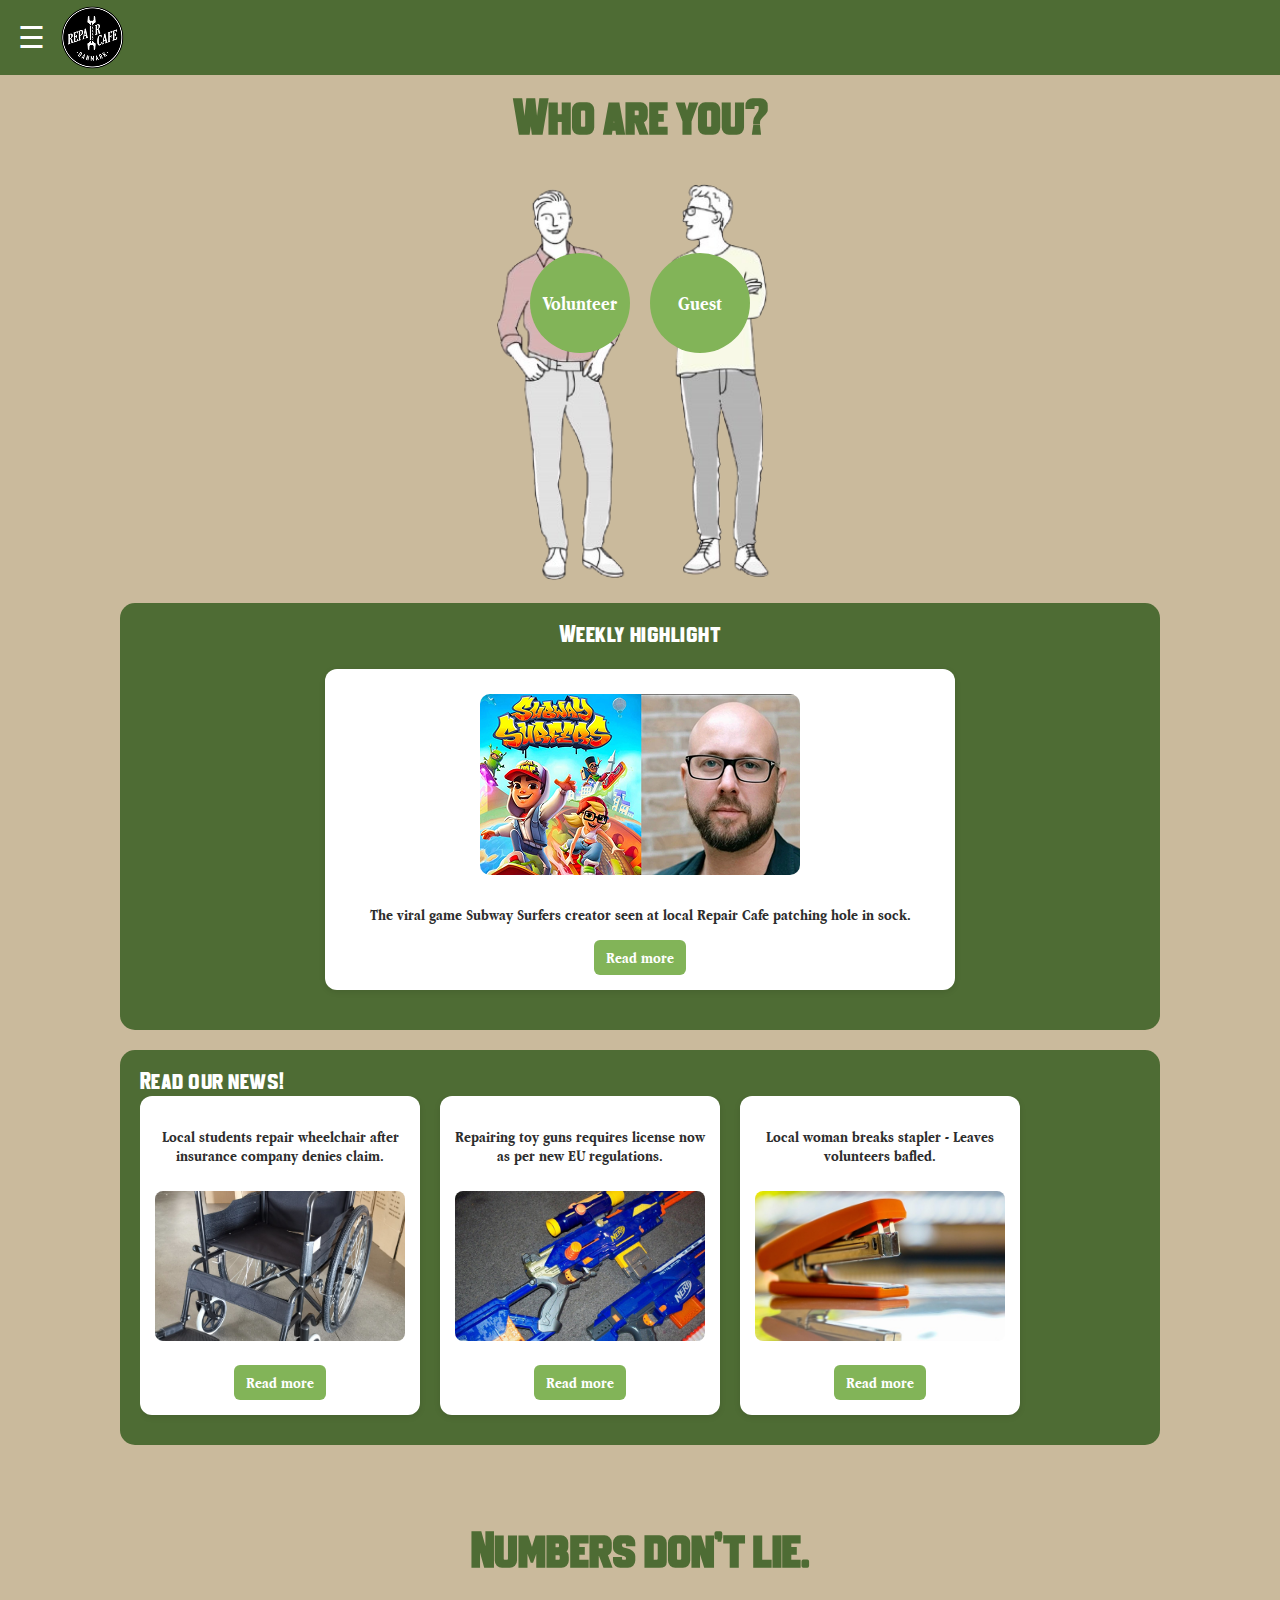
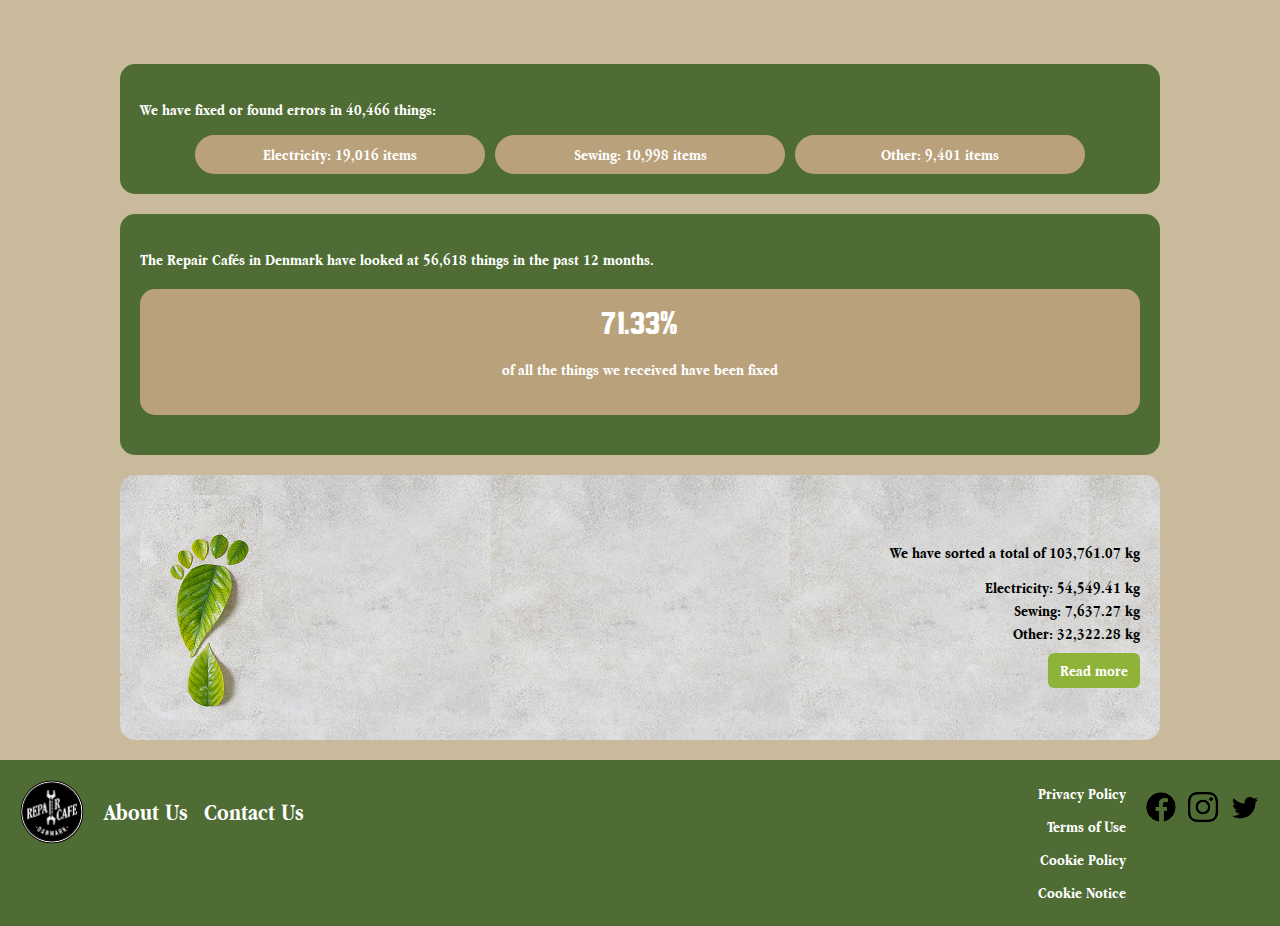
<file: index.html>
<!DOCTYPE html>
<html lang="en">
<head>
  <meta charset="UTF-8">
  <meta name="viewport" content="width=device-width, initial-scale=1.0">
  <link rel="stylesheet" href="stylesheet.css">
  <title>Repair Cafe - Who are you?</title>
</head>
<body class="main">
    <header class="site-header">
        <div class="header-left">
            <button class="burger" id="burger">&#9776;</button>
            <a href="index.html">
                <img src="./Images/logo.png" alt="Repair cafe logo" class="hero-image">
            </a>
        </div>
    </header>

    <!-- Side panel -->
    <nav class="side-panel" id="sidePanel">
        <a  class="highlighted-burger" href="index.html">Home</a>
        <a href="volunteer.html">Volunteer</a>
        <a href="guest.html">Guest</a>
        <a href="contact.html">Contact</a>
        <a href="login.html">Log In</a> 
    </nav>

    <div class="overlay" id="overlay"></div>

  <main>
    <!-- Volunteer/Guest choice --> 
    <h1 class="color-h2">Who are you?</h1>
    <section class="VG-section">
      <div class="VG-button-container">
        <a href="volunteer.html" class="button_circle">Volunteer</a>
        <a href="guest.html" class="button_circle">Guest</a>
      </div>
    </section>
    <!-- Weekly highlight -->
    <section class="highlight-section">
      <h2 class="h2">Weekly highlight</h2>
      <div class="highlight-card">
        <img src="./Images/weekly Highlight.png" alt="Weekly highlight image"><br>
        <p>The viral game Subway Surfers creator seen at local Repair Cafe patching hole in sock.</p>
        <a href="">Read more</a>
      </div>
    </section>
<!-- Don't forget to insert links retard    ====    ====    ====    ====    ====   ====     ====    ====    ====    ====-->
    <!-- News carousel -->
    <section class="article-section">
      <h2 class="h2">Read our news!</h2>
      <div class="carousel">
        <div class="card">
          <p>Local students repair wheelchair after insurance company denies claim.</p>
          <img src="./Images/wheelchair.jpg" alt="wheelchair">
          <a href="">Read more</a>
        </div>
        <div class="card">
          <p>Repairing toy guns requires license now as per new EU regulations.</p>
          <img src="./Images/nerf gun.jpg" alt="toy guns">
          <a href="">Read more</a>
        </div>
        <div class="card">
          <p>Local woman breaks stapler - Leaves volunteers bafled.</p>
          <img src="./Images/stapler.jpg" alt="stapler  ">
          <a href="">Read more</a>
        </div>
      </div>
    </section>

    <!-- Numbers section -->
    <section>
      <h2 class="color-h2">Numbers don't lie.</h2>
    </section>

    <section class="sustainability-section">
      <p>We have fixed or found errors in 40,466 things:</p>
      <div class="sustainability-cards">
        <div class="sustainability-card">Electricity: 19,016 items</div>
        <div class="sustainability-card">Sewing: 10,998 items</div>
        <div class="sustainability-card">Other: 9,401 items</div>
      </div>
    </section>

    <section class="sustainability-section">
      <p>The Repair Cafés in Denmark have looked at 56,618 things in the past 12 months.</p>
      <div class="sustainability-container">
        <h1 class="h1">71.33%</h1>
        <p>of all the things we received have been fixed</p>
      </div>
    </section>

    <section class="sustainability-section sustainability-bg">
        <div class="sustainability-content">
            <img src="./Images/Leafy Foot.png" alt="Leafy foot mm feet" class="sustainability-side-img">

            <div class="sustainability-text">
            <p>We have sorted a total of 103,761.07 kg</p>
            <ul>
                <li>Electricity: 54,549.41 kg</li>
                <li>Sewing: 7,637.27 kg</li>
                <li>Other: 32,322.28 kg</li>
            </ul>
            <a href="" class="sus-button">Read more</a>
            </div>
        </div>
    </section>
  </main>

  <footer class="footer">
  <div class="footer-top">

    <img src="./Images/logo.png" alt="Repair Cafe Logo" class="footer-logo">
<!-- Don't forget to insert links retard    ====    ====    ====    ====    ====   ====     ====    ====    ====    ====-->
    <div class="footer-links-main">
      <a href="#" class="footer-link about-contact">About Us</a>
      <a href="#" class="footer-link about-contact">Contact Us</a>
    </div>
  </div>

  <hr class="footer-sep">
<!-- Don't forget to insert links retard    ====    ====    ====    ====    ====   ====     ====    ====    ====    ====-->
  <div class="footer-bottom">
    <a href="#" class="footer-link">Privacy Policy</a>
    <a href="#" class="footer-link">Terms of Use</a>
    <a href="#" class="footer-link">Cookie Policy</a>
    <a href="#" class="footer-link">Cookie Notice</a>
  </div>

  <!-- Don't forget to insert links retard    ====    ====    ====    ====    ====   ====     ====    ====    ====    ====-->
  <div class="social-media-icons">
    <a href="https://example.com">
        <img src="./Images/facebook.png" alt="facebook logo">
    </a>
    <a href="https://example.com">
        <img src="./Images/instagram.png" alt="instagram logo">
    </a>
    <a href="https://example.com">
        <img src="./Images/twitter.png" alt="twitter logo">
    </a>
  </div>
</footer>

<script>
  const burger = document.getElementById('burger');
  const sidePanel = document.getElementById('sidePanel');
  const overlay = document.getElementById('overlay');

  burger.addEventListener('click', () => {
    sidePanel.style.left = '0';
    overlay.style.display = 'block';
  });

  overlay.addEventListener('click', () => {
    sidePanel.style.left = '-100%';
    overlay.style.display = 'none';
  });
</script>

</body>
</html>
</file>
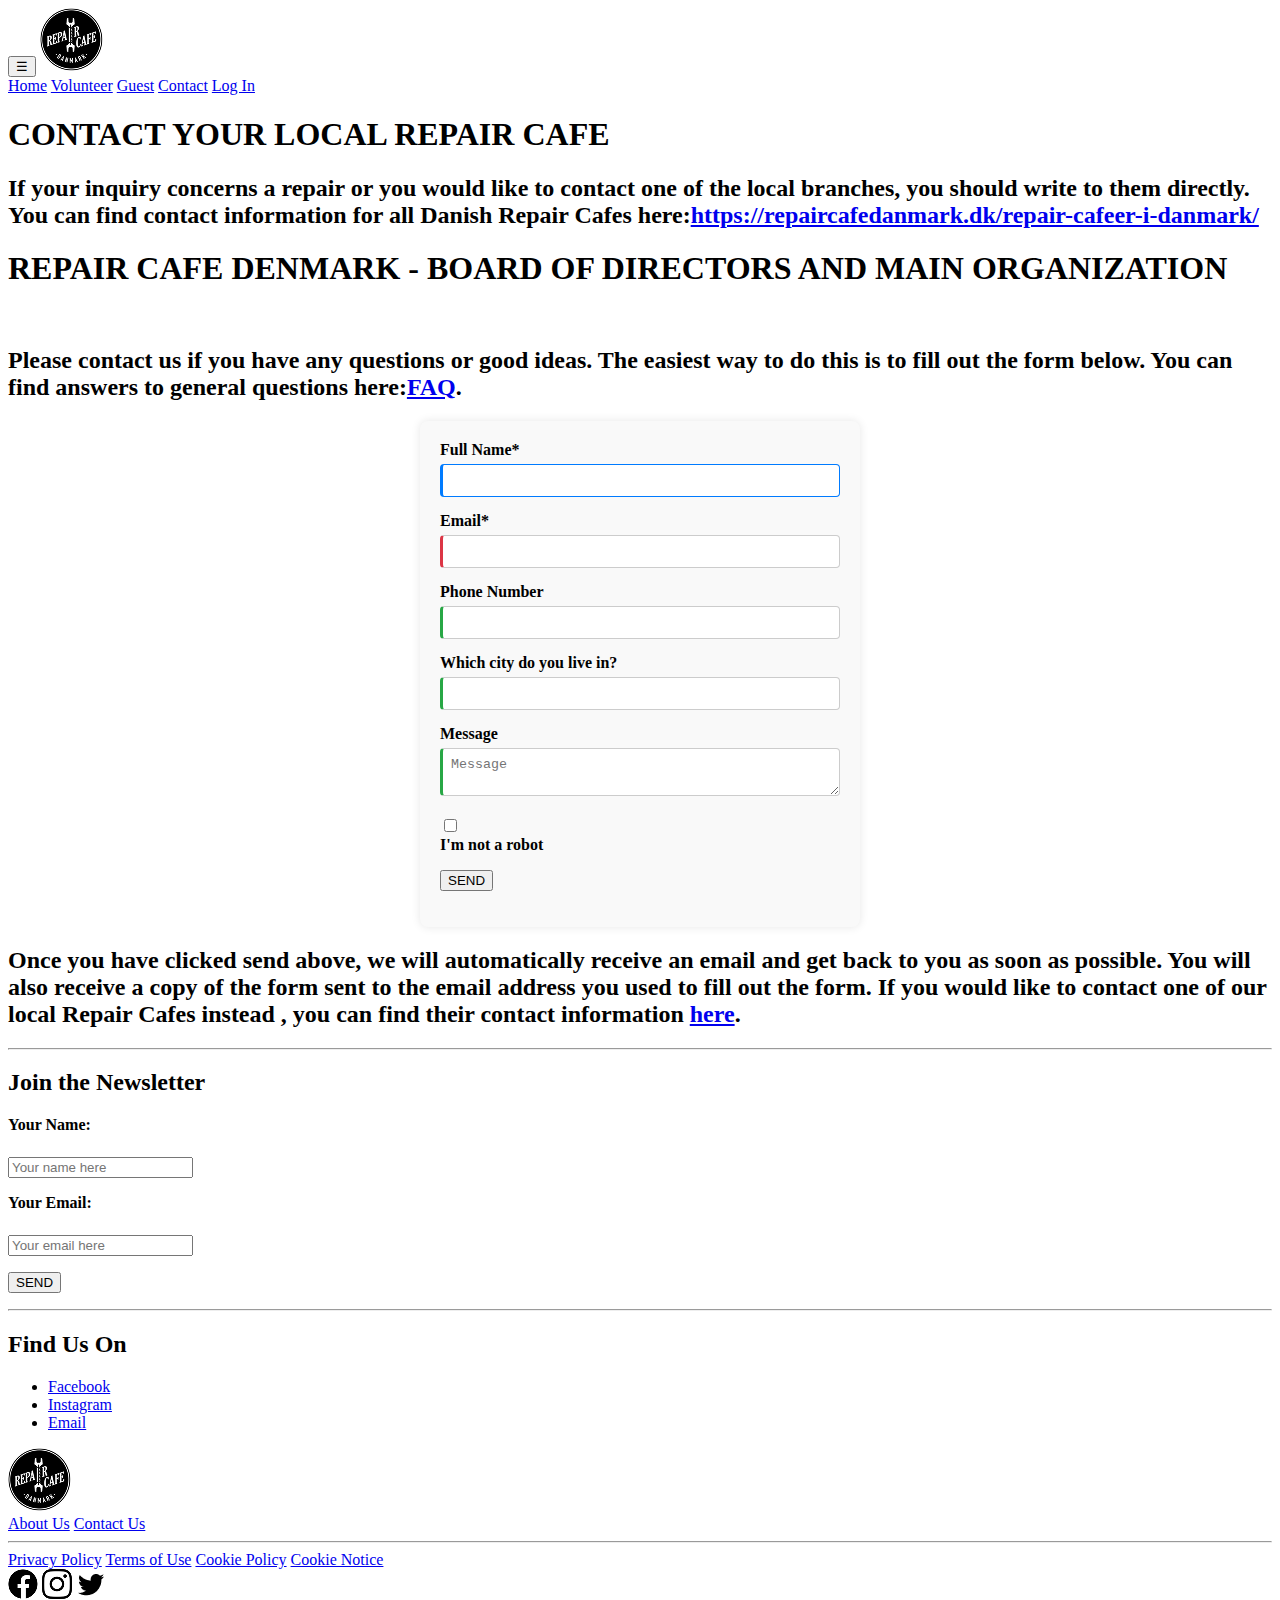
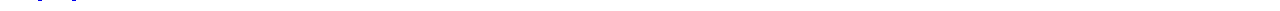
<file: contact.html>
<!DOCTYPE html>
<html lang="en">
<head>
    <meta charset="UTF-8">
    <meta name="viewport" content="width=device-width, initial-scale=1.0">
    <title>Repair Café Denmark</title>
    <link rel="stylesheet" href="contactstylesheet.css">
    <meta name="viewport" content="width=device-width, initial-scale=1.0">
    <link rel="stylesheet" href="contactstylesheet.css">
</head>
<body class ="main">
  <header class="site-header">
        <div class="header-left">
            <button class="burger" id="burger">&#9776;</button>
            <a href="index.html">
                <img src="./Images/logo.png" alt="Repair cafe logo" class="hero-image">
            </a>
        </div>
    </header>

    <!-- Side panel -->
    <nav class="side-panel" id="sidePanel">
        <a href="index.html">Home</a>
        <a href="volunteer.html">Volunteer</a>
        <a href="guest.html">Guest</a>
        <a class="highlighted-burger" href="contact.html">Contact</a>
        <a href="login.html">Log In</a> 
    </nav>

    <div class="overlay" id="overlay"></div>
  <main>
  <h1 class="color-h2">CONTACT YOUR LOCAL REPAIR CAFE</h1>
  <h2>If your inquiry concerns a repair or you would like to contact one of the local branches, you should write to them directly.
     You can find contact information for all Danish Repair Cafes here:<a href="https://repaircafedanmark.dk/repair-cafeer-i-danmark/">https://repaircafedanmark.dk/repair-cafeer-i-danmark/</a></h2>
  <h1 class="color-h2">REPAIR CAFE DENMARK - BOARD OF DIRECTORS AND MAIN ORGANIZATION</h1><br>
  <h2>Please contact us if you have any questions or good ideas. The easiest way to do this is to fill out the form below. 
      You can find answers to general questions here:<a href="https://repaircafedanmark.dk/faq/">FAQ</a>.</h2>

      <form class="demo-form" id="demoForm">
        <!-- Full Name (autofocus) -->
        <div class="form-group">
            <label for="demo-name">Full Name*</label>
            <input type="text" id="demo-name" class="form-control" autofocus required>
        </div>

        <!-- Email (required, pattern) -->
        <div class="form-group">
            <label for="demo-email">Email*</label>
            <input type="email" id="demo-email" class="form-control" required pattern="[a-z0-9._%+-]+@[a-z0-9.-]+\.[a-z]{2,}$">
        </div>

    <!-- Phone Number (optional, pattern) -->
        <div class="form-group">
            <label for="demo-phone">Phone Number</label>
            <input type="tel" id="demo-phone" class="form-control" pattern="[0-9]{8}">
        </div>

    <!-- City you live in (autofocus, pattern) -->
        <div class="form-group">
            <label for="demo-city">Which city do you live in?</label>
            <input type="city" id="demo-phone" class="form-control">
        </div>

    <!-- Message (autofocus, pattern) -->
        <div class="form-group">
            <label for="demo-message">Message</label>
      <textarea class="form-control" id="message" placeholder="Message"></textarea>
        </div>

    <p>
      <input type="checkbox" id="robot">
      <label for="robot">I'm not a robot</label>
    </p>

    <p>
      <button type="submit">SEND</button>
    </p>
  </form>

  <h2>Once you have clicked send above, we will automatically receive an email and get back to you as soon as possible.
     You will also receive a copy of the form sent to the email address you used to fill out the form.
     If you would like to contact one of our local Repair Cafes instead , you can find their contact information <a href="https://repaircafedanmark.dk/repair-cafeer-i-danmark/">here</a>.</h2>

  <hr>

  <h2  class="color-h2">Join the Newsletter</h2>
  <form>
    <p>
      <label for="newsletter-name">Your Name:</label><br>
      <input type="text" id="newsletter-name" placeholder="Your name here">
    </p>

    <p>
      <label for="newsletter-email">Your Email:</label><br>
      <input type="email" id="newsletter-email" placeholder="Your email here">
    </p>

    <p>
      <button type="submit">SEND</button>
    </p>
  </form>

  <hr>

  <h2 class="color-h2">Find Us On</h2>
  <ul>
    <li><a href="#">Facebook</a></li>
    <li><a href="#">Instagram</a></li>
    <li><a href="mailto:info@repaircafedenmark.org">Email</a></li>
  </ul>
  </main>

  
  <footer class="footer">
  <div class="footer-top">

    <img src="./Images/logo.png" alt="Repair Cafe Logo" class="footer-logo">
<!-- Don't forget to insert links retard    ====    ====    ====    ====    ====   ====     ====    ====    ====    ====-->
    <div class="footer-links-main">
      <a href="#" class="footer-link about-contact">About Us</a>
      <a href="#" class="footer-link about-contact">Contact Us</a>
    </div>
  </div>

  <hr class="footer-sep">
<!-- Don't forget to insert links retard    ====    ====    ====    ====    ====   ====     ====    ====    ====    ====-->
  <div class="footer-bottom">
    <a href="#" class="footer-link">Privacy Policy</a>
    <a href="#" class="footer-link">Terms of Use</a>
    <a href="#" class="footer-link">Cookie Policy</a>
    <a href="#" class="footer-link">Cookie Notice</a>
  </div>

  <!-- Don't forget to insert links retard    ====    ====    ====    ====    ====   ====     ====    ====    ====    ====-->
  <div class="social-media-icons">
    <a href="https://example.com">
        <img src="./Images/facebook.png" alt="facebook logo">
    </a>
    <a href="https://example.com">
        <img src="./Images/instagram.png" alt="instagram logo">
    </a>
    <a href="https://example.com">
        <img src="./Images/twitter.png" alt="twitter logo">
    </a>
  </div>
</footer>

<script>
  const burger = document.getElementById('burger');
  const sidePanel = document.getElementById('sidePanel');
  const overlay = document.getElementById('overlay');

  burger.addEventListener('click', () => {
    sidePanel.style.left = '0';
    overlay.style.display = 'block';
  });

  overlay.addEventListener('click', () => {
    sidePanel.style.left = '-100%';
    overlay.style.display = 'none';
  });
</script>
  
</body>
</html>
</file>
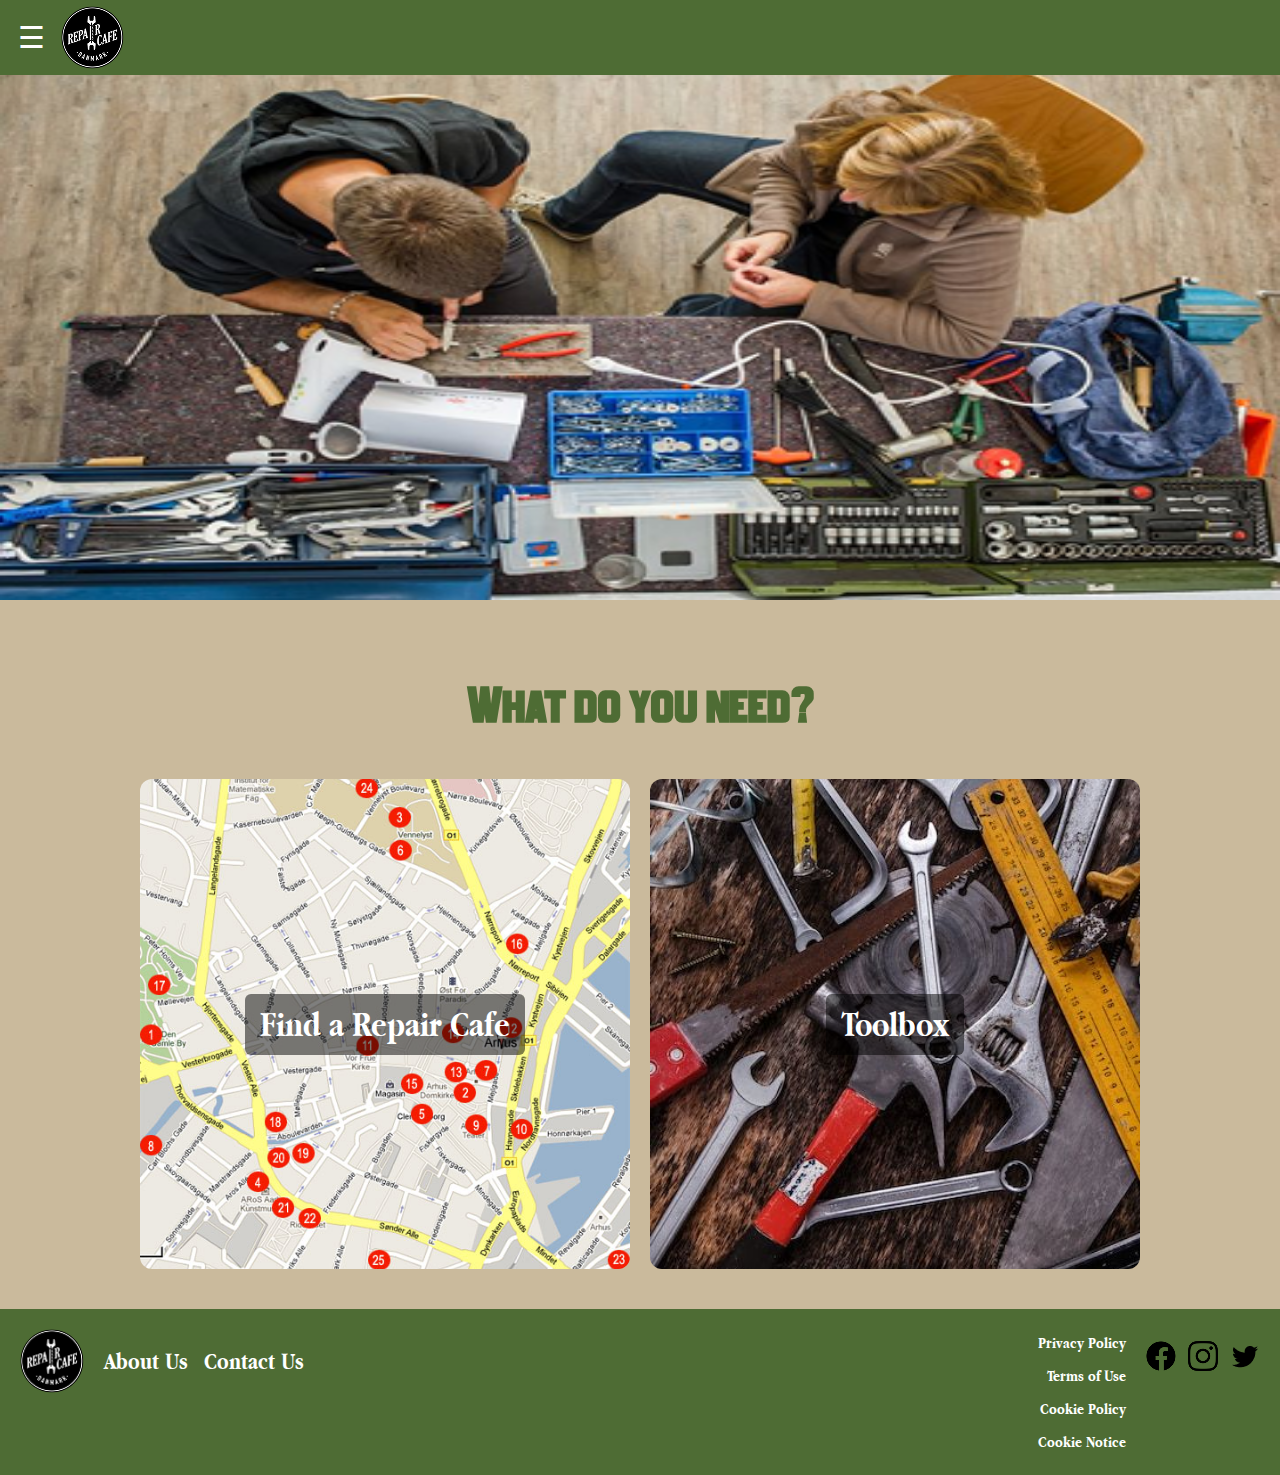
<file: guest.html>
<!DOCTYPE html>
<html lang="en">
<head>
    <meta charset="UTF-8">
    <meta name="viewport" content="width=device-width, initial-scale=1.0">
    <title>Repair Cafe - Guest Landing Page</title>
    <link rel="stylesheet" href="stylesheet.css">
</head>
<body class="main">
  <header class="site-header">
        <div class="header-left">
            <button class="burger" id="burger">&#9776;</button>
            <a href="index.html">
                <img src="./Images/logo.png" alt="Repair cafe logo" class="hero-image">
            </a>
        </div>
    </header>

    <!-- Side panel -->
    <nav class="side-panel" id="sidePanel">
        <a href="index.html">Home</a>
        <a href="volunteer.html">Volunteer</a>
        <a class="highlighted-burger" href="guest.html">Guest</a>
        <a href="contact.html">Contact</a>
        <a href="login.html">Log In</a> 
    </nav>

    <!-- Overlay for closing -->
    <div class="overlay" id="overlay"></div>
    
    <main class="main">
        <img src="./Images/Repair Café Fairfield.png" alt="People working at a workstation" class="hero-image">

        <section>
            <h2 class="color-h2">What do you need?</h2>
            <div class="buttons-container">
                <div class="button_square" style="background-image: url('./Images/locations.jpg');">
                <a href="location.html">Find a Repair Cafe</a>
                </div>

                <div class="button_square" style="background-image: url('./Images/tools.jpg');">
                <a href="toolbox.html">Toolbox</a>
                </div>
            </div>
        </section>
    </main>
    
  <footer class="footer">
  <div class="footer-top">

    <img src="./Images/logo.png" alt="Repair Cafe Logo" class="footer-logo">
<!-- Don't forget to insert links retard    ====    ====    ====    ====    ====   ====     ====    ====    ====    ====-->
    <div class="footer-links-main">
      <a href="#" class="footer-link about-contact">About Us</a>
      <a href="#" class="footer-link about-contact">Contact Us</a>
    </div>
  </div>

  <hr class="footer-sep">
<!-- Don't forget to insert links retard    ====    ====    ====    ====    ====   ====     ====    ====    ====    ====-->
  <div class="footer-bottom">
    <a href="#" class="footer-link">Privacy Policy</a>
    <a href="#" class="footer-link">Terms of Use</a>
    <a href="#" class="footer-link">Cookie Policy</a>
    <a href="#" class="footer-link">Cookie Notice</a>
  </div>

  <!-- Don't forget to insert links retard    ====    ====    ====    ====    ====   ====     ====    ====    ====    ====-->
  <div class="social-media-icons">
    <a href="https://example.com">
        <img src="./Images/facebook.png" alt="facebook logo">
    </a>
    <a href="https://example.com">
        <img src="./Images/instagram.png" alt="instagram logo">
    </a>
    <a href="https://example.com">
        <img src="./Images/twitter.png" alt="twitter logo">
    </a>
  </div>
</footer>

<script>
  const burger = document.getElementById('burger');
  const sidePanel = document.getElementById('sidePanel');
  const overlay = document.getElementById('overlay');

  burger.addEventListener('click', () => {
    sidePanel.style.left = '0';
    overlay.style.display = 'block';
  });

  overlay.addEventListener('click', () => {
    sidePanel.style.left = '-100%';
    overlay.style.display = 'none';
  });
</script>
</body>
</html>
</file>
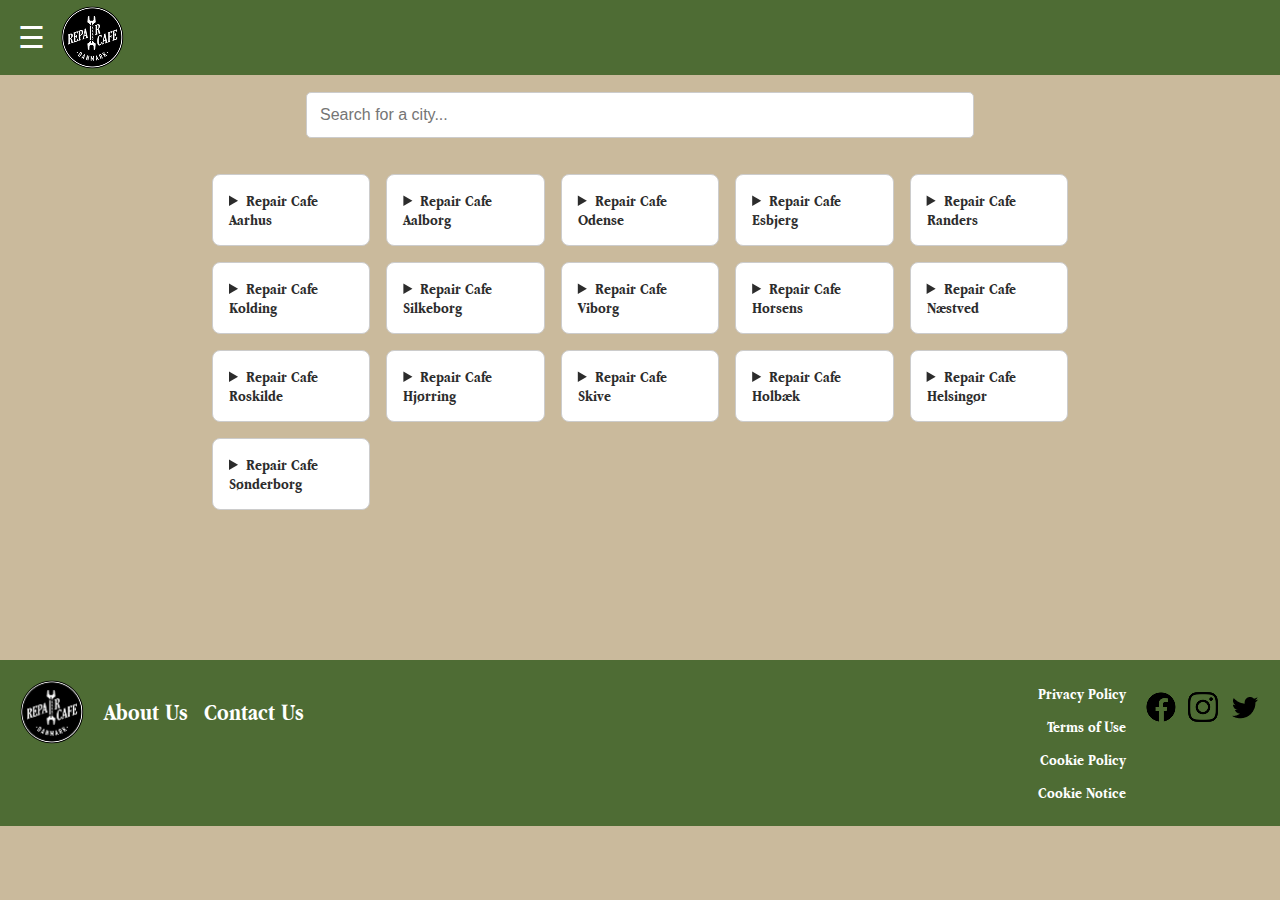
<file: location.html>
<!DOCTYPE html>
<html lang="en">
<head>
    <meta charset="UTF-8">
    <meta name="viewport" content="width=device-width, initial-scale=1.0">
    <title>Locations - Repair Cafe</title>
    <link rel="stylesheet" href="stylesheet.css">
</head>
<body class="main">
     <header class="site-header">
        <div class="header-left">
            <button class="burger" id="burger">&#9776;</button>
            <a href="index.html">
                <img src="./Images/logo.png" alt="Repair cafe logo" class="hero-image">
            </a>
        </div>
    </header>

    <nav class="side-panel" id="sidePanel">
        <a href="index.html">Home</a>
        <a href="volunteer.html">Volunteer</a>
        <a href="guest.html">Guest</a>
        <a href="contact.html">Contact</a>
    </nav>
    <div class="overlay" id="overlay"></div>

<main>
    <input type="text" id="search" placeholder="Search for a city...">

    <section class="grid">
        <details>
            <summary>Repair Cafe Aarhus</summary>
            <img src="./Images/workstation.png" class="card-img" alt="Repair Cafe Aarhus">
            <p>Friendly space to repair electronics and textiles in Aarhus.</p>
            <p class="specialisation"><strong>Specialisation:</strong> Electronics & Textiles</p>
            <div class="info-sections">
                <div class="info-card">
                    <p class="info-title">Location</p>
                    <img src="./Images/locations.jpg" alt="Map of Aarhus" class="info-img">
                    <p class="info-text">Frederiks Allé 45, Aarhus</p>
                </div>
                <div class="info-card">
                    <p class="info-title">Schedule</p>
                    <img src="./Images/calendar.png" alt="Clock icon" class="info-img">
                    <p class="info-text">Mon-Fri 10:00-18:00</p>
                </div>
            </div>
            <p class="contact"><strong>Contact:</strong> supportaarhus@repaircafe.dk</p>
        </details>
        <details>
        <summary>Repair Cafe Aalborg</summary>
        <img src="./Images/workstation.png" class="card-img" alt="Repair Cafe Aalborg">
        <p>Community hub for fixing electronics and small appliances in Aalborg.</p>
        <p class="specialisation"><strong>Specialisation:</strong> Electronics & Small Appliances</p>
        <div class="info-sections">
            <div class="info-card">
            <p class="info-title">Location</p>
            <img src="./Images/locations.jpg" alt="Map of Aalborg" class="info-img">
            <p class="info-text">Boulevarden 12, Aalborg</p>
            </div>
            <div class="info-card">
            <p class="info-title">Schedule</p>
            <img src="./Images/calendar.png" alt="Clock icon" class="info-img">
            <p class="info-text">Tue-Sat 11:00-17:00</p>
            </div>
        </div>
        <p class="contact"><strong>Contact:</strong> supportaalborg@repaircafe.dk</p>
        </details>

        <details>
        <summary>Repair Cafe Odense</summary>
        <img src="./Images/workstation.png" class="card-img" alt="Repair Cafe Odense">
        <p>Helping locals fix textiles, bikes, and electronics in Odense.</p>
        <p class="specialisation"><strong>Specialisation:</strong> Bicycles & Textiles</p>
        <div class="info-sections">
            <div class="info-card">
            <p class="info-title">Location</p>
            <img src="./Images/locations.jpg" alt="Map of Odense" class="info-img">
            <p class="info-text">Kongensgade 88, Odense</p>
            </div>
            <div class="info-card">
            <p class="info-title">Schedule</p>
            <img src="./Images/calendar.png" alt="Clock icon" class="info-img">
            <p class="info-text">Wed-Sun 12:00-18:00</p>
            </div>
        </div>
        <p class="contact"><strong>Contact:</strong> supportodense@repaircafe.dk</p>
        </details>

        <details>
        <summary>Repair Cafe Esbjerg</summary>
        <img src="./Images/workstation.png" class="card-img" alt="Repair Cafe Esbjerg">
        <p>A cozy repair space focusing on household items and furniture in Esbjerg.</p>
        <p class="specialisation"><strong>Specialisation:</strong> Furniture & Household Items</p>
        <div class="info-sections">
            <div class="info-card">
            <p class="info-title">Location</p>
            <img src="./Images/locations.jpg" alt="Map of Esbjerg" class="info-img">
            <p class="info-text">Torvegade 7, Esbjerg</p>
            </div>
            <div class="info-card">
            <p class="info-title">Schedule</p>
            <img src="./Images/calendar.png" alt="Clock icon" class="info-img">
            <p class="info-text">Sat-Sun 10:00-16:00</p>
            </div>
        </div>
        <p class="contact"><strong>Contact:</strong> supportesbjerg@repaircafe.dk</p>
        </details>

        <details>
        <summary>Repair Cafe Randers</summary>
        <img src="./Images/workstation.png" class="card-img" alt="Repair Cafe Randers">
        <p>Volunteer-driven workshop for textiles and computers in Randers.</p>
        <p class="specialisation"><strong>Specialisation:</strong> Computers & Textiles</p>
        <div class="info-sections">
            <div class="info-card">
            <p class="info-title">Location</p>
            <img src="./Images/locations.jpg" alt="Map of Randers" class="info-img">
            <p class="info-text">Østervold 21, Randers</p>
            </div>
            <div class="info-card">
            <p class="info-title">Schedule</p>
            <img src="./Images/calendar.png" alt="Clock icon" class="info-img">
            <p class="info-text">Mon-Fri 09:00-15:00</p>
            </div>
        </div>
        <p class="contact"><strong>Contact:</strong> supportranders@repaircafe.dk</p>
        </details>

        <details>
        <summary>Repair Cafe Kolding</summary>
        <img src="./Images/workstation.png" class="card-img" alt="Repair Cafe Kolding">
        <p>Helping the Kolding community repair electronics and bicycles.</p>
        <p class="specialisation"><strong>Specialisation:</strong> Electronics & Bicycles</p>
        <div class="info-sections">
            <div class="info-card">
            <p class="info-title">Location</p>
            <img src="./Images/locations.jpg" alt="Map of Kolding" class="info-img">
            <p class="info-text">Jernbanegade 9, Kolding</p>
            </div>
            <div class="info-card">
            <p class="info-title">Schedule</p>
            <img src="./Images/calendar.png" alt="Clock icon" class="info-img">
            <p class="info-text">Thu-Sat 11:00-17:00</p>
            </div>
        </div>
        <p class="contact"><strong>Contact:</strong> supportkolding@repaircafe.dk</p>
        </details>

        <details>
        <summary>Repair Cafe Silkeborg</summary>
        <img src="./Images/workstation.png" class="card-img" alt="Repair Cafe Silkeborg">
        <p>Repairing textiles and small electronics in the heart of Silkeborg.</p>
        <p class="specialisation"><strong>Specialisation:</strong> Textiles & Small Electronics</p>
        <div class="info-sections">
            <div class="info-card">
            <p class="info-title">Location</p>
            <img src="./Images/locations.jpg" alt="Map of Silkeborg" class="info-img">
            <p class="info-text">Vestergade 34, Silkeborg</p>
            </div>
            <div class="info-card">
            <p class="info-title">Schedule</p>
            <img src="./Images/calendar.png" alt="Clock icon" class="info-img">
            <p class="info-text">Mon-Wed 10:00-16:00</p>
            </div>
        </div>
        <p class="contact"><strong>Contact:</strong> supportsilkeborg@repaircafe.dk</p>
        </details>

        <details>
        <summary>Repair Cafe Viborg</summary>
        <img src="./Images/workstation.png" class="card-img" alt="Repair Cafe Viborg">
        <p>Volunteer-based repair café in Viborg focusing on bicycles and furniture.</p>
        <p class="specialisation"><strong>Specialisation:</strong> Bicycles & Furniture</p>
        <div class="info-sections">
            <div class="info-card">
            <p class="info-title">Location</p>
            <img src="./Images/locations.jpg" alt="Map of Viborg" class="info-img">
            <p class="info-text">Sct. Mathias Gade 22, Viborg</p>
            </div>
            <div class="info-card">
            <p class="info-title">Schedule</p>
            <img src="./Images/calendar.png" alt="Clock icon" class="info-img">
            <p class="info-text">Sat 09:00-14:00</p>
            </div>
        </div>
        <p class="contact"><strong>Contact:</strong> supportviborg@repaircafe.dk</p>
        </details>

        <details>
        <summary>Repair Cafe Horsens</summary>
        <img src="./Images/workstation.png" class="card-img" alt="Repair Cafe Horsens">
        <p>Repair Café Horsens helps with electronics and sewing projects.</p>
        <p class="specialisation"><strong>Specialisation:</strong> Electronics & Sewing</p>
        <div class="info-sections">
            <div class="info-card">
            <p class="info-title">Location</p>
            <img src="./Images/locations.jpg" alt="Map of Horsens" class="info-img">
            <p class="info-text">Søndergade 55, Horsens</p>
            </div>
            <div class="info-card">
            <p class="info-title">Schedule</p>
            <img src="./Images/calendar.png" alt="Clock icon" class="info-img">
            <p class="info-text">Fri-Sun 12:00-18:00</p>
            </div>
        </div>
        <p class="contact"><strong>Contact:</strong> supporthorsens@repaircafe.dk</p>
        </details>

        <details>
        <summary>Repair Cafe Næstved</summary>
        <img src="./Images/workstation.png" class="card-img" alt="Repair Cafe Næstved">
        <p>A repair space in Næstved focusing on household gadgets and textiles.</p>
        <p class="specialisation"><strong>Specialisation:</strong> Household Gadgets & Textiles</p>
        <div class="info-sections">
            <div class="info-card">
            <p class="info-title">Location</p>
            <img src="./Images/locations.jpg" alt="Map of Næstved" class="info-img">
            <p class="info-text">Ramsherred 3, Næstved</p>
            </div>
            <div class="info-card">
            <p class="info-title">Schedule</p>
            <img src="./Images/calendar.png" alt="Clock icon" class="info-img">
            <p class="info-text">Mon-Thu 10:00-15:00</p>
            </div>
        </div>
        <p class="contact"><strong>Contact:</strong> supportnaestved@repaircafe.dk</p>
        </details>

        <details>
        <summary>Repair Cafe Roskilde</summary>
        <img src="./Images/workstation.png" class="card-img" alt="Repair Cafe Roskilde">
        <p>Repair Café Roskilde offers help with textiles, electronics, and small bikes.</p>
        <p class="specialisation"><strong>Specialisation:</strong> Textiles, Electronics & Bicycles</p>
        <div class="info-sections">
            <div class="info-card">
            <p class="info-title">Location</p>
            <img src="./Images/locations.jpg" alt="Map of Roskilde" class="info-img">
            <p class="info-text">Algade 72, Roskilde</p>
            </div>
            <div class="info-card">
            <p class="info-title">Schedule</p>
            <img src="./Images/calendar.png" alt="Clock icon" class="info-img">
            <p class="info-text">Tue-Fri 11:00-17:00</p>
            </div>
        </div>
        <p class="contact"><strong>Contact:</strong> supportroskilde@repaircafe.dk</p>
        </details>

        <details>
        <summary>Repair Cafe Hjørring</summary>
        <img src="./Images/workstation.png" class="card-img" alt="Repair Cafe Hjørring">
        <p>Repair Café Hjørring specializes in electronics and furniture.</p>
        <p class="specialisation"><strong>Specialisation:</strong> Electronics & Furniture</p>
        <div class="info-sections">
            <div class="info-card">
            <p class="info-title">Location</p>
            <img src="./Images/locations.jpg" alt="Map of Hjørring" class="info-img">
            <p class="info-text">Springvandspladsen 5, Hjørring</p>
            </div>
            <div class="info-card">
            <p class="info-title">Schedule</p>
            <img src="./Images/calendar.png" alt="Clock icon" class="info-img">
            <p class="info-text">Sat-Sun 10:00-15:00</p>
            </div>
        </div>
        <p class="contact"><strong>Contact:</strong> supporthjoerring@repaircafe.dk</p>
        </details>

        <details>
        <summary>Repair Cafe Skive</summary>
        <img src="./Images/workstation.png" class="card-img" alt="Repair Cafe Skive">
        <p>A place for Skive locals to repair appliances and bicycles.</p>
        <p class="specialisation"><strong>Specialisation:</strong> Appliances & Bicycles</p>
        <div class="info-sections">
            <div class="info-card">
            <p class="info-title">Location</p>
            <img src="./Images/locations.jpg" alt="Map of Skive" class="info-img">
            <p class="info-text">Resenvej 11, Skive</p>
            </div>
            <div class="info-card">
            <p class="info-title">Schedule</p>
            <img src="./Images/calendar.png" alt="Clock icon" class="info-img">
            <p class="info-text">Wed-Sat 12:00-18:00</p>
            </div>
        </div>
        <p class="contact"><strong>Contact:</strong> supportskive@repaircafe.dk</p>
        </details>

        <details>
        <summary>Repair Cafe Holbæk</summary>
        <img src="./Images/workstation.png" class="card-img" alt="Repair Cafe Holbæk">
        <p>Repair Café Holbæk specializes in sewing, textiles, and electronics.</p>
        <p class="specialisation"><strong>Specialisation:</strong> Sewing & Electronics</p>
        <div class="info-sections">
            <div class="info-card">
            <p class="info-title">Location</p>
            <img src="./Images/locations.jpg" alt="Map of Holbæk" class="info-img">
            <p class="info-text">Ahlgade 14, Holbæk</p>
            </div>
            <div class="info-card">
            <p class="info-title">Schedule</p>
            <img src="./Images/calendar.png" alt="Clock icon" class="info-img">
            <p class="info-text">Mon-Fri 11:00-16:00</p>
            </div>
        </div>
        <p class="contact"><strong>Contact:</strong> supportholbaek@repaircafe.dk</p>
        </details>

        <details>
        <summary>Repair Cafe Helsingør</summary>
        <img src="./Images/workstation.png" class="card-img" alt="Repair Cafe Helsingør">
        <p>Repair Café Helsingør offers community-driven fixes for electronics and furniture.</p>
        <p class="specialisation"><strong>Specialisation:</strong> Electronics & Furniture</p>
        <div class="info-sections">
            <div class="info-card">
            <p class="info-title">Location</p>
            <img src="./Images/locations.jpg" alt="Map of Helsingør" class="info-img">
            <p class="info-text">Stengade 48, Helsingør</p>
            </div>
            <div class="info-card">
            <p class="info-title">Schedule</p>
            <img src="./Images/calendar.png" alt="Clock icon" class="info-img">
            <p class="info-text">Fri-Sun 10:00-17:00</p>
            </div>
        </div>
        <p class="contact"><strong>Contact:</strong> supporthelsingoer@repaircafe.dk</p>
        </details>

        <details>
        <summary>Repair Cafe Sønderborg</summary>
        <img src="./Images/workstation.png" class="card-img" alt="Repair Cafe Sønderborg">
        <p>Repair Café Sønderborg helps repair electronics and textiles for the local community.</p>
        <p class="specialisation"><strong>Specialisation:</strong> Electronics & Textiles</p>
        <div class="info-sections">
            <div class="info-card">
            <p class="info-title">Location</p>
            <img src="./Images/locations.jpg" alt="Map of Sønderborg" class="info-img">
            <p class="info-text">Perlegade 33, Sønderborg</p>
            </div>
            <div class="info-card">
            <p class="info-title">Schedule</p>
            <img src="./Images/calendar.png" alt="Clock icon" class="info-img">
            <p class="info-text">Tue-Sat 11:00-17:00</p>
            </div>
        </div>
        <p class="contact"><strong>Contact:</strong> supportsønderborg@repaircafe.dk</p>
        </details>
    </section>
</main>
    
  <footer class="footer">
  <div class="footer-top">

    <img src="./Images/logo.png" alt="Repair Cafe Logo" class="footer-logo">
<!-- Don't forget to insert links retard    ====    ====    ====    ====    ====   ====     ====    ====    ====    ====-->
    <div class="footer-links-main">
      <a href="#" class="footer-link about-contact">About Us</a>
      <a href="#" class="footer-link about-contact">Contact Us</a>
    </div>
  </div>

  <hr class="footer-sep">
<!-- Don't forget to insert links retard    ====    ====    ====    ====    ====   ====     ====    ====    ====    ====-->
  <div class="footer-bottom">
    <a href="#" class="footer-link">Privacy Policy</a>
    <a href="#" class="footer-link">Terms of Use</a>
    <a href="#" class="footer-link">Cookie Policy</a>
    <a href="#" class="footer-link">Cookie Notice</a>
  </div>

  <!-- Don't forget to insert links retard    ====    ====    ====    ====    ====   ====     ====    ====    ====    ====-->
  <div class="social-media-icons">
    <a href="https://example.com">
        <img src="./Images/facebook.png" alt="facebook logo">
    </a>
    <a href="https://example.com">
        <img src="./Images/instagram.png" alt="instagram logo">
    </a>
    <a href="https://example.com">
        <img src="./Images/twitter.png" alt="twitter logo">
    </a>
  </div>
</footer>

<script>
  const burger = document.getElementById('burger');
  const sidePanel = document.getElementById('sidePanel');
  const overlay = document.getElementById('overlay');

  burger.addEventListener('click', () => {
    sidePanel.style.left = '0';
    overlay.style.display = 'block';
  });

  overlay.addEventListener('click', () => {
    sidePanel.style.left = '-100%';
    overlay.style.display = 'none';
  });
</script>
    
<script>
  // Minimal JS for search/filter
  const searchInput = document.getElementById("search");
  searchInput.addEventListener("input", e => {
    const query = e.target.value.toLowerCase();
    document.querySelectorAll(".grid details").forEach(card => {
      const city = card.querySelector("summary").textContent.toLowerCase();
      card.style.display = city.includes(query) ? "" : "none";
    });
  });
</script>
</body>
</html>
</file>
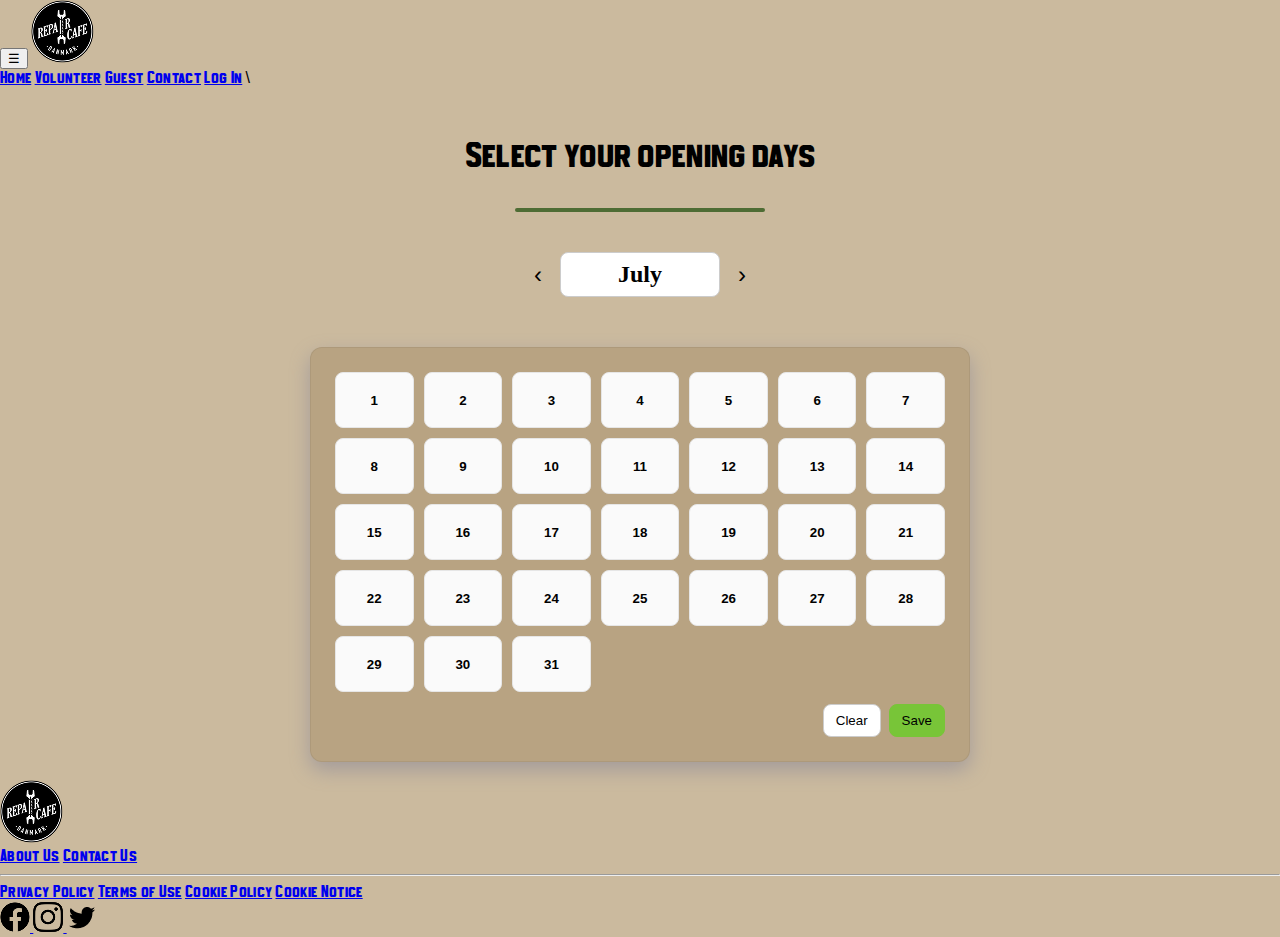
<file: startyourowncalendar.html>
<!doctype html>
<html lang="en">
<head>
  <meta charset="utf-8" />
  <meta name="viewport" content="width=device-width,initial-scale=1" />
  <title>Select opening days</title>
  <link rel="stylesheet" href="stylesheet-calendar.css">
</head>

<body>
  <!--<header id="top" class="header-container">
    <a href="index.html" title="Go to homepage">
      <img src="photos/Repaircafe_logo_Danmark-700x700.png" alt="Repair CafeLogo" class="logo">
    </a>
    <nav class="navigation-links">
      <a href="login.html.html" class="nav-login" title="Log in">
        <svg viewBox="0 0 24 24" aria-hidden="true" focusable="false" xmlns="http://www.w3.org/2000/svg">
          <path fill="currentColor" d="M12 12a5 5 0 1 0 0-10 5 5 0 0 0 0 10zm0 2c-4 0-7 2-7 4v2h14v-2c0-2-3-4-7-4z"/>
        </svg>
      </a>
      <button class="burger-menu" aria-label="Toggle navigation menu"><span></span><span></span><span></span></button>
    </nav>
  </header>-->

      <header class="site-header">
        <div class="header-left">
            <button class="burger" id="burger">&#9776;</button>
            <a href="index.html">
                <img src="./Images/logo.png" alt="Repair cafe logo" class="hero-image">
            </a>
        </div>
    </header>

    <!-- Side panel -->
    <nav class="side-panel" id="sidePanel">
        <a href="index.html">Home</a>
        <a href="volunteer.html">Volunteer</a>
        <a href="guest.html">Guest</a>
        <a href="contact.html">Contact</a>
        <a href="login.html">Log In</a> 
\    </nav>

    <div class="overlay" id="overlay"></div>

  <main>
  <h1 class="calendar-title">Select your opening days</h1>
  <div class="divider"></div>
  <div class="month-bar">
    <button id="prevMonth" class="month-arrow" aria-label="Previous month">‹</button>

    <div class="month-wrap">
      <button id="monthLabel" class="month-label" aria-haspopup="listbox" aria-expanded="false">Month</button>
      <ul id="monthList" class="months-list" role="listbox" aria-label="Months"></ul>
    </div>

    <button id="nextMonth" class="month-arrow" aria-label="Next month">›</button>
  </div>

  <div class="calendar-wrap">
    <div id="daysGrid" class="days-grid" aria-label="Select opening days"></div>
    <div class="actions">
      <button id="clearDays" class="btn">Clear</button>
      <button id="saveDays" class="btn primary">Save</button>
    </div>
  </div>
</main>

  
  <footer class="footer">
  <div class="footer-top">

    <img src="./Images/logo.png" alt="Repair Cafe Logo" class="footer-logo">
<!-- Don't forget to insert links retard    ====    ====    ====    ====    ====   ====     ====    ====    ====    ====-->
    <div class="footer-links-main">
      <a href="#" class="footer-link about-contact">About Us</a>
      <a href="#" class="footer-link about-contact">Contact Us</a>
    </div>
  </div>

  <hr class="footer-sep">
<!-- Don't forget to insert links retard    ====    ====    ====    ====    ====   ====     ====    ====    ====    ====-->
  <div class="footer-bottom">
    <a href="#" class="footer-link">Privacy Policy</a>
    <a href="#" class="footer-link">Terms of Use</a>
    <a href="#" class="footer-link">Cookie Policy</a>
    <a href="#" class="footer-link">Cookie Notice</a>
  </div>

  <!-- Don't forget to insert links retard    ====    ====    ====    ====    ====   ====     ====    ====    ====    ====-->
  <div class="social-media-icons">
    <a href="https://example.com">
        <img src="./Images/facebook.png" alt="facebook logo">
    </a>
    <a href="https://example.com">
        <img src="./Images/instagram.png" alt="instagram logo">
    </a>
    <a href="https://example.com">
        <img src="./Images/twitter.png" alt="twitter logo">
    </a>
  </div>


</footer>

<script>
  const burger = document.getElementById('burger');
  const sidePanel = document.getElementById('sidePanel');
  const overlay = document.getElementById('overlay');

  burger.addEventListener('click', () => {
    sidePanel.style.left = '0';
    overlay.style.display = 'block';
  });

  overlay.addEventListener('click', () => {
    sidePanel.style.left = '-100%';
    overlay.style.display = 'none';
  });
</script>

  <script>
    (function () {
      const MONTHS = [
        { name: 'January', days: 31 },
        { name: 'February', days: 28 },
        { name: 'March', days: 31 },
        { name: 'April', days: 30 },
        { name: 'May', days: 31 },
        { name: 'June', days: 30 },
        { name: 'July', days: 31 },
        { name: 'August', days: 31 },
        { name: 'September', days: 30 },
        { name: 'October', days: 31 },
        { name: 'November', days: 30 },
        { name: 'December', days: 31 }
      ];

      const grid = document.getElementById('daysGrid');
      const monthLabel = document.getElementById('monthLabel');
      const monthList = document.getElementById('monthList');
      const prevBtn = document.getElementById('prevMonth');
      const nextBtn = document.getElementById('nextMonth');
      const saveBtn = document.getElementById('saveDays');
      const clearBtn = document.getElementById('clearDays');
      const STORAGE_PREFIX = 'openingDays_month_';

      MONTHS.forEach((m, i) => {
        const li = document.createElement('li');
        li.role = 'option';
        li.tabIndex = 0;
        li.dataset.index = String(i);
        li.style.padding = '6px 10px';
        li.style.cursor = 'pointer';
        li.style.borderRadius = '6px';
        li.textContent = m.name;
        li.addEventListener('click', () => {
          setMonth(i);
          hideMonthList();
        });
        li.addEventListener('keydown', (e) => {
          if (e.key === 'Enter' || e.key === ' ') { setMonth(i); hideMonthList(); e.preventDefault(); }
        });
        monthList.appendChild(li);
      });

      let currentMonth = new Date().getMonth();
      let selected = new Set();

      function storageKey(monthIndex) {
        return STORAGE_PREFIX + monthIndex;
      }
      function loadSelectedFor(monthIndex) {
        selected = new Set(JSON.parse(localStorage.getItem(storageKey(monthIndex)) || '[]'));
      }
      function saveSelectedFor(monthIndex) {
        localStorage.setItem(storageKey(monthIndex), JSON.stringify(Array.from(selected)));
      }

      function buildGridFor(monthIndex) {
        const days = MONTHS[monthIndex].days;
        grid.innerHTML = '';
        for (let i = 1; i <= days; i++) {
          const b = document.createElement('button');
          b.type = 'button';
          b.className = 'day' + (selected.has(String(i)) ? ' selected' : '');
          b.textContent = i;
          b.dataset.day = String(i);
          b.addEventListener('click', () => {
            if (b.classList.toggle('selected')) selected.add(b.dataset.day);
            else selected.delete(b.dataset.day);
          });
          grid.appendChild(b);
        }
      }

      function refreshMonth(monthIndex) {
        loadSelectedFor(monthIndex);
        monthLabel.textContent = MONTHS[monthIndex].name;
        buildGridFor(monthIndex);
      }

      function setMonth(idx) {
        currentMonth = (idx + 12) % 12;
        refreshMonth(currentMonth);
      }

      prevBtn.addEventListener('click', () => {
        setMonth((currentMonth + 11) % 12);
      });
      nextBtn.addEventListener('click', () => {
        setMonth((currentMonth + 1) % 12);
      });
      function showMonthList() {
        monthList.style.display = 'block';
        monthLabel.setAttribute('aria-expanded', 'true');
      }
      function hideMonthList() {
        monthList.style.display = 'none';
        monthLabel.setAttribute('aria-expanded', 'false');
      }
      monthLabel.addEventListener('click', (e) => {
        e.stopPropagation();
        const open = monthList.style.display === 'block';
        if (open) hideMonthList(); else showMonthList();
      });
      document.addEventListener('click', (e) => {
        if (!monthList.contains(e.target) && e.target !== monthLabel) hideMonthList();
      });
      document.addEventListener('keydown', (e) => { if (e.key === 'Escape') hideMonthList(); });

      saveBtn.addEventListener('click', () => {
        saveSelectedFor(currentMonth);
        // navigate back to the "Start Your Own" page after saving
        window.location.href = 'startyourown.html';
      });
      clearBtn.addEventListener('click', () => {
        selected.clear();
        grid.querySelectorAll('.day.selected').forEach(x => x.classList.remove('selected'));
        localStorage.removeItem(storageKey(currentMonth));
      });
      setMonth(currentMonth);
    })();
  </script>
</body>
</html>
</file>
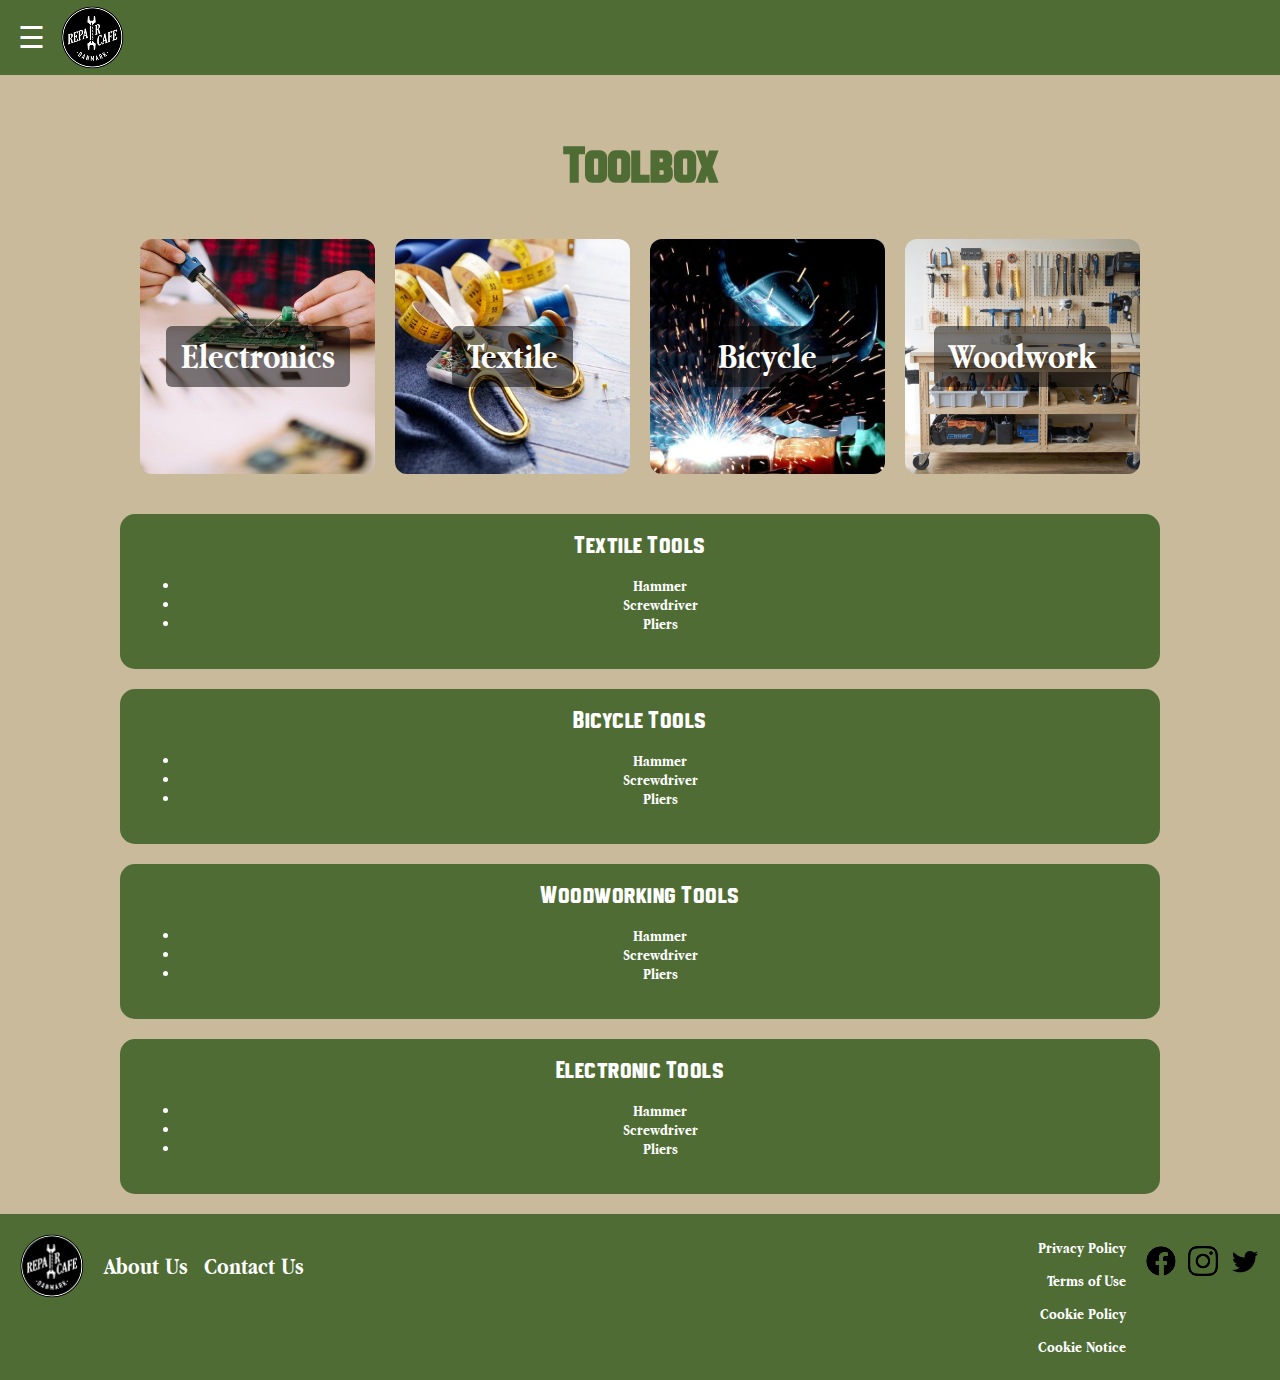
<file: toolbox.html>
<!DOCTYPE html>
<html lang="en">
<head>
    <meta charset="UTF-8">
    <meta name="viewport" content="width=device-width, initial-scale=1.0">
    <title>Toolbox - Repair Cafe</title>
    <link rel ="stylesheet" href="stylesheet.css">
</head>
<body class="main">
    <header class="site-header">
        <div class="header-left">
            <button class="burger" id="burger">&#9776;</button>
            <a href="index.html">
                <img src="./Images/logo.png" alt="Repair cafe logo" class="hero-image">
            </a>
        </div>
    </header>

    <!-- Side panel -->
    <nav class="side-panel" id="sidePanel">
        <a href="index.html">Home</a>
        <a href="volunteer.html">Volunteer</a>
        <a href="guest.html">Guest</a>
        <a href="contact.html">Contact</a>
        <a href="login.html.">Log In</a> 
        <a href="signup.html">Become a volunteer</a>
    </nav>

    <div class="overlay" id="overlay"></div>

    <main>
    <section>
      <h2 class="color-h2">Toolbox</h2>
      <div class="buttons-container">
        <div class="button_square" style="background-image: url('./Images/soldering.jpg');">
          <a href="#electronic">Electronics</a>
        </div>
        <div class="button_square" style="background-image: url('./Images/Sewing.jpg');">
          <a href="#textile">Textile</a>
        </div>
        <div class="button_square" style="background-image: url('./Images/welding.jpg');">
          <a href="#vehicle">Bicycle</a>
        </div>
        <div class="button_square" style="background-image: url('./Images/workstation.png');">
          <a href="#woodwork">Woodwork</a>
        </div>
      </div>
    </section>

    <!-- Textile Tools -->
    <section id="textile" class="highlight-section">
      <h2 class="h2">Textile Tools</h2>
      <ul>
        <li>Hammer</li>
        <li>Screwdriver</li>
        <li>Pliers</li>
      </ul>
    </section>

    <!-- Bike Tools -->
    <section id="vehicle" class="highlight-section">
      <h2 class="h2">Bicycle Tools</h2>
      <ul>
        <li>Hammer</li>
        <li>Screwdriver</li>
        <li>Pliers</li>
      </ul>
    </section>

    <!-- Woodworking Tools -->
    <section id="woodwork" class="highlight-section">
      <h2 class="h2">Woodworking Tools</h2>
      <ul>
        <li>Hammer</li>
        <li>Screwdriver</li>
        <li>Pliers</li>
      </ul>
    </section>

    <!-- Electronic Tools -->
    <section id="electronic" class="highlight-section">
      <h2 class="h2">Electronic Tools</h2>
      <ul>
        <li>Hammer</li>
        <li>Screwdriver</li>
        <li>Pliers</li>
      </ul>
    </section>
  </main>

   
  <footer class="footer">
  <div class="footer-top">

    <img src="./Images/logo.png" alt="Repair Cafe Logo" class="footer-logo">
<!-- Don't forget to insert links retard    ====    ====    ====    ====    ====   ====     ====    ====    ====    ====-->
    <div class="footer-links-main">
      <a href="#" class="footer-link about-contact">About Us</a>
      <a href="#" class="footer-link about-contact">Contact Us</a>
    </div>
  </div>

  <hr class="footer-sep">
<!-- Don't forget to insert links retard    ====    ====    ====    ====    ====   ====     ====    ====    ====    ====-->
  <div class="footer-bottom">
    <a href="#" class="footer-link">Privacy Policy</a>
    <a href="#" class="footer-link">Terms of Use</a>
    <a href="#" class="footer-link">Cookie Policy</a>
    <a href="#" class="footer-link">Cookie Notice</a>
  </div>

  <!-- Don't forget to insert links retard    ====    ====    ====    ====    ====   ====     ====    ====    ====    ====-->
  <div class="social-media-icons">
    <a href="https://example.com">
        <img src="./Images/facebook.png" alt="facebook logo">
    </a>
    <a href="https://example.com">
        <img src="./Images/instagram.png" alt="instagram logo">
    </a>
    <a href="https://example.com">
        <img src="./Images/twitter.png" alt="twitter logo">
    </a>
  </div>
</footer>

<script>
  const burger = document.getElementById('burger');
  const sidePanel = document.getElementById('sidePanel');
  const overlay = document.getElementById('overlay');

  burger.addEventListener('click', () => {
    sidePanel.style.left = '0';
    overlay.style.display = 'block';
  });

  overlay.addEventListener('click', () => {
    sidePanel.style.left = '-100%';
    overlay.style.display = 'none';
  });
</script>

    
</body>
</html>
</file>
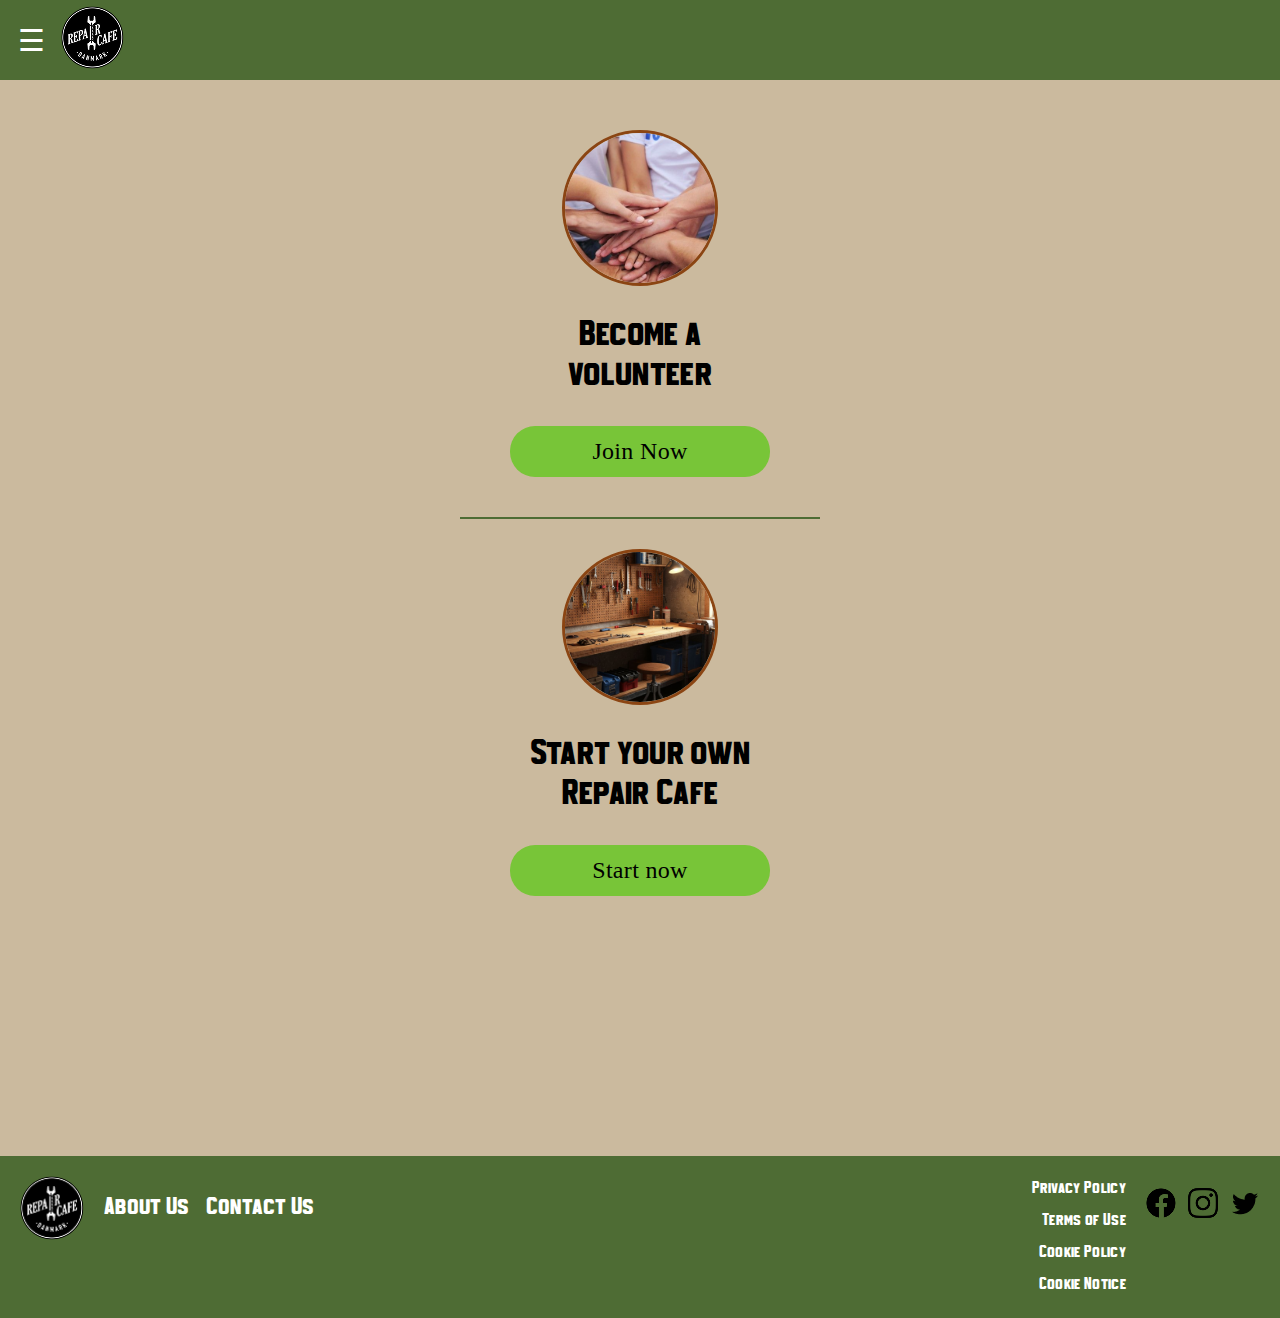
<file: volunteer.html>
<!DOCTYPE html>
<html lang="en">
<head>
    <meta charset="UTF-8">
    <meta name="viewport" content="width=device-width, initial-scale=1.0">
    <title>Repair Cafe - volunteer</title>
    <link rel="stylesheet" href="stylesheet-volunteer.css">
</head>
<body class="main">
     <!--<header id="top" class="header-container">
        <a href="index.html" class="bookmark" title="Go to homepage">
            <img src="photos/Repaircafe_logo_Danmark-700x700.png" alt="Repair CafeLogo" style="height: 30px;">
        </a>
        <nav class="navigation-links">
            <a href="login.html." class="nav-login" title="Log in">
                <svg viewBox="0 0 24 24" aria-hidden="true" focusable="false" xmlns="http://www.w3.org/2000/svg">
                    <path fill="currentColor" d="M12 12a5 5 0 1 0 0-10 5 5 0 0 0 0 10zm0 2c-4 0-7 2-7 4v2h14v-2c0-2-3-4-7-4z"/>
                </svg>
            </a>
            <button class="burger-menu" aria-label="Toggle navigation menu">
                <span></span>
                <span></span>
                <span></span>
                
            </button>
        </nav>
    </header>-->

    <header class="site-header">
        <div class="header-left">
            <button class="burger" id="burger">&#9776;</button>
            <a href="index.html">
                <img src="./Images/logo.png" alt="Repair cafe logo" class="hero-image">
            </a>
        </div>
    </header>

    <!-- Side panel -->
    <nav class="side-panel" id="sidePanel">
        <a href="index.html">Home</a>
        <a class="highlighted-burger" href="volunteer.html">Volunteer</a>
        <a href="guest.html">Guest</a>
        <a href="contact.html">Contact</a>
        <a href="login.html">Log In</a> 
    </nav>

    <div class="overlay" id="overlay"></div>


    <main>
    <div class="container">
        <div class="section">
            <div class="circle-image">
                <img src="photos/volunteering.jpg" alt="Volunteers">
            </div>
            <h2>Become a<br>volunteer</h2>
            <a href="signup.html" class="button">Join Now</a>
        </div>

        <div class="divider"></div>
        <div class="section">
            <div class="circle-image">
                <img src="photos/garage workshop.jpg" alt="RepairCafe">
            </div>
            <h2>Start your own<br>Repair Cafe</h2>
            <a href="startyourown.html" class="button">Start now</a>
        </div>
    </div>
</main>

<footer class="footer">
  <div class="footer-top">

    <img src="./Images/logo.png" alt="Repair Cafe Logo" class="footer-logo">
<!-- Don't forget to insert links retard    ====    ====    ====    ====    ====   ====     ====    ====    ====    ====-->
    <div class="footer-links-main">
      <a href="#" class="footer-link about-contact">About Us</a>
      <a href="#" class="footer-link about-contact">Contact Us</a>
    </div>
  </div>

  <hr class="footer-sep">
<!-- Don't forget to insert links retard    ====    ====    ====    ====    ====   ====     ====    ====    ====    ====-->
  <div class="footer-bottom">
    <a href="#" class="footer-link">Privacy Policy</a>
    <a href="#" class="footer-link">Terms of Use</a>
    <a href="#" class="footer-link">Cookie Policy</a>
    <a href="#" class="footer-link">Cookie Notice</a>
  </div>

  <!-- Don't forget to insert links retard    ====    ====    ====    ====    ====   ====     ====    ====    ====    ====-->
  <div class="social-media-icons">
    <a href="https://example.com">
        <img src="./Images/facebook.png" alt="facebook logo">
    </a>
    <a href="https://example.com">
        <img src="./Images/instagram.png" alt="instagram logo">
    </a>
    <a href="https://example.com">
        <img src="./Images/twitter.png" alt="twitter logo">
    </a>
  </div>
</footer>

<script>
  const burger = document.getElementById('burger');
  const sidePanel = document.getElementById('sidePanel');
  const overlay = document.getElementById('overlay');

  burger.addEventListener('click', () => {
    sidePanel.style.left = '0';
    overlay.style.display = 'block';
  });

  overlay.addEventListener('click', () => {
    sidePanel.style.left = '-100%';
    overlay.style.display = 'none';
  });
</script>

</body>
</html>
</file>
<file: stylesheet.css>
@font-face {
  font-family: AppleGaramond;
  src: url('./Fonts/apple_garamond/AppleGaramond-Bold.ttf') format('truetype');
}

@font-face {
  font-family: Urban Shadow;
  src: url('./Fonts/urban_shadow_sans_serif/Urban Shadow Sans Serif.otf') format('opentype');
}

/*====    ====    ====    ====    ====    ====    Header    ====    ====    ====    ====    ====    ====*/

.site-header {
  position: fixed;
  top: 0;
  left: 0;
  width: 100%;
  background: #4e6c34; 
  color: white;
  display: flex;
  align-items: center;
  padding: 6px 12px;
  z-index: 1000;
}

.header-left {
  display: flex;
  align-items: center;
  gap: 10px;
}

.burger {
  font-size: 30px;
  background: none;
  border: none;
  color: white;
  cursor: pointer;
}

.burger:focus {
  outline: none;
}

.side-panel {
  position: fixed;
  top: 0;
  left: -100%;
  width: 75%;
  height: 100%;
  background: #4e6c34;
  padding: 60px 20px;
  box-shadow: 2px 0 10px rgba(0,0,0,0.4);
  transition: left 0.3s ease;
  z-index: 1500;
  display: flex;
  flex-direction: column;
  gap: 20px;
}

.side-panel a {
  color: white;
  text-decoration: none;
  font-size: 36px;
}

.side-panel a:hover {
  text-decoration: underline;
}

.overlay {
  position: fixed;
  top: 0;
  left: 0;
  width: 100%;
  height: 100%;
  background: rgba(0,0,0,0.4);
  display: none;
  z-index: 1400;
}

.highlighted-burger {
    background-color: #364a24;
    padding: 6px 6px;
    border-radius: 6px;
}

/*====    ====    ====    ====    ====    ====    Main CSS I guess?    ====    ====    ====    ====    ====    ====*/


body.main {
  padding-top: 60px; 
  background-color: #caba9c;
  margin: 0;
  font-family: "AppleGaramond", sans-serif;
  color: #2c2c2c;

}


.hero-image {
  display: block;
  margin: 0;
  width: 100%;
  height: auto;
  max-height: 60vh;
}

/* Headings */
.h1 {
  font-family: "Urban Shadow", Arial, sans-serif;
  font-weight: 400;
  letter-spacing: 0.02em;
  margin: 0;
  padding: 0;
}


.h2 {
  font-family: "Urban Shadow", Arial, sans-serif;
  font-weight: 400;
  letter-spacing: 0.02em;
  margin: 0;
  padding: 0;
}

.color-h2 {
  font-family: "Urban Shadow", sans-serif;
  color: #4e6c34;
  font-size: 50px;
  text-align: center;
}

/* Sections */
section {
  max-width: 1000px;
  margin: 20px auto;
  padding: 20px;
}

/* Volunteer/Guest */
.VG-section {
  text-align: center;
  min-height: 300px;
  background-image: url('./Images/volunteer-guest.png');
  background-size: contain;  
  background-position: center;
  background-repeat: no-repeat; 
  padding: 50px 0; 
  text-align: center; 
  color: white; 
  width: 100%;
}

.VG-button-container {
  display: flex;
  justify-content: center;
  gap: 20px;
  margin-top: 20px;
}

.highlight-section {
  background-color: #4e6c34;
  border-radius: 15px;
  color: white;
  text-align: center;
}

.highlight-card {
  background: white;
  color: #2c2c2c;
  border-radius: 12px;
  box-shadow: 0 2px 6px rgba(0,0,0,0.1);
  padding: 15px;
  margin: 20px auto;
  max-width: 600px;
}

.highlight-card img {
  max-width: 100%;
  border-radius: 10px;
  margin: 10px 0;
}

.highlight-card a {
  display: inline-block;
  background: #82B458;
  color: white;
  padding: 8px 12px;
  border-radius: 6px;
  text-decoration: none;
}

.highlight-card a:hover {
  background: #82B458;
}

/* Article carousel */
.article-section {
  background-color: #4e6c34;
  border-radius: 15px;
  color: white;
}

.carousel {
  display: flex;
  gap: 20px;
  overflow-x: auto;
  scroll-snap-type: x mandatory;
  -webkit-overflow-scrolling: touch;
  padding-bottom: 10px;
}

.carousel::-webkit-scrollbar {
  display: none;
}

.card {
  flex: 0 0 250px;
  background: white;
  border-radius: 12px;
  box-shadow: 0 2px 6px rgba(0,0,0,0.1);
  padding: 15px;
  scroll-snap-align: start;
  text-align: center;
  color: #2c2c2c;
}

.card img {
  width: 100%;
  height: 150px;
  object-fit: cover;
  border-radius: 8px;
  margin: 10px 0;
}

.card a {
  display: inline-block;
  margin-top: 10px;
  text-decoration: none;
  color: #fff;
  background: #82B458;
  padding: 8px 12px;
  border-radius: 6px;
}

.card a:hover {
  background: #82B458;
}

/*====    ====    ====    ====    ====    ====    Sustainability    ====    ====    ====    ====    ====    ====*/


.sustainability-section {
  background-color: #4e6c34;
  border-radius: 15px;
  color: white;
}

.sustainability-cards {
  display: flex;
  flex-wrap: wrap;
  gap: 10px;
  justify-content: center;
}

.sustainability-card {
  background-color: #B9A17B;
  color: white;
  border-radius: 25px;
  padding: 10px 20px;
  font-weight: bold;
  min-width: 250px;
  text-align: center;
}

.sustainability-container {
  text-align: center;
  background-color: #B9A17B;
  margin: 20px auto;
  padding: 20px;
  border-radius: 15px;
}

.sustainability-bg {
  background: url("./Images/Leafy\ Foot\ background.png") repeat-x center center;
  background-size: contain;
  align-items: center;
  justify-content: space-between;
  gap: 20px;
  min-height: 200px;
}

.sustainability-content {
  display: flex;
  align-items: center;
  justify-content: space-between;
  gap: 20px;
}

.sustainability-side-img {
  max-width: 250px;
  height: auto;
  border-radius: 12px;
  flex-shrink: 0;
}

.sustainability-text {
  flex: 1;
  text-align: right;
  color: black;
}

.sustainability-text p,
.sustainability-text ul,
.sustainability-text a {
  text-align: right;
}

.sustainability-text ul {
  list-style: none;
  padding: 0;
  margin: 10px 0;
}

.sustainability-text li {
  margin: 4px 0;
}


/*====    ====    ====    ====    ====    ====    Buttons    ====    ====    ====    ====    ====    ====*/
.button_circle {
  display: flex;
  align-items: center;
  justify-content: center;
  width: 100px;
  height: 100px;
  border-radius: 50%;
  background-color: #82B458;
  color: white;
  font-weight: bold;
  text-decoration: none;
  font-size: 20px;
}

.button_circle:hover {
  background-color: #82B458;
}

.buttons-container {
  display: flex;
  gap: 20px; 
  justify-content: center; 
  flex-wrap: wrap;     
}

.button_square {
  flex: 1 1 200px;   
  aspect-ratio: 1/1; 
  background-size: cover;
  background-position: center;
  border-radius: 12px;   
  display: flex;
  align-items: center;
  justify-content: center;
}

.button_square a {
  color: white;
  font-size: 36px;
  font-weight: bold;
  text-decoration: none;
  background: rgba(0,0,0,0.5);
  padding: 10px 15px;
  border-radius: 6px;
}

.sus-button {
  display: inline-block;
  background: #8fb339;
  color: white;
  padding: 8px 12px;
  border-radius: 6px;
  text-decoration: none;
}

.sus-button:hover {
  background: #82B458;
}

/*====    ====    ====    ====    ====    ====    Location Cards    ====    ====    ====    ====    ====    ====*/
  #search {
    width: 50%; 
    margin: 2rem auto 1rem auto; 
    display: block; 
    padding: 0.8rem;
    border-radius: 5px;
    border: 1px solid #ccc;
    font-size: 1rem;
}

.grid {
    display: grid;
    grid-template-columns: repeat(auto-fit, minmax(150px, 1fr));
    gap: 1rem;
    justify-content: center; 
}

section.grid {
    padding-bottom: 150px;
    margin: 0 15%;
    max-width: 100%;
}

  details {
    border: 1px solid #ccc;
    border-radius: 8px;
    padding: 1rem;
    background: #fff;
    cursor: pointer;
    transition: transform 0.2s;
  }

  details:hover {
    transform: scale(1.02);
  }

  summary {
    font-weight: bold;
    outline: none;
  }

  details[open] {
    position: fixed;
    top: 5%;
    left: 50%;
    transform: translateX(-50%);
    width: 60%;
    max-width: 800px;
    height: 80%;
    background: white;
    z-index: 1000;
    overflow-y: auto;
    padding: 2rem;
    box-shadow: 0 0 15px rgba(0,0,0,0.5);
}

  details[open] summary::after {
    content: " (Click to close)";
    font-weight: normal;
    font-size: 0.9rem;
    color: #888;
  }

 .card-img {
  width: 100%;
  height: 150px;      
  object-fit: cover;  
  border-radius: 5px;
  margin: 1rem 0;
}

.specialisation {
  background: white;
  border: 1px solid black;
  border-radius: 5px;
  padding: 0.5rem;
  margin: 0.5rem 0;
  font-weight: bold;
  text-align: center;
}

/* === Location & Schedule square boxes === */
.info-sections {
  display: flex;
  gap: 1rem;
  margin: 1rem 0;
}

.info-sections {
  display: flex;
  gap: 1rem;
  margin: 1rem 0;
}

.info-card {
  flex: 1;
  text-align: center;
}

.info-title {
  font-weight: bold;
  margin-bottom: 0.5rem;
}

.info-img {
  width: 100%;
  aspect-ratio: 1 / 1; 
  object-fit: cover;   
  border-radius: 8px;
  margin-bottom: 0.5rem;
  max-width: 200px;
}

.info-text {
  font-size: 0.9rem;
}

.contact {
  background: none;
  border: none;
  padding: 0;
  margin-top: 0.5rem;
  font-weight: bold;
  color: #2c2c2c;
}


/*====    ====    ====    ====    ====    ====    Footer    ====    ====    ====    ====    ====    ====*/
.footer {
  background: #4e6c34;
  color: white;
  padding: 20px;
  box-sizing: border-box;
}

.footer-top {
  display: flex;
  align-items: flex-start; 
  gap: 12px;
}

.footer-logo {
  width: 64px;
  height: auto;
  flex-shrink: 0;
}

.footer-links-main {
  display: flex;
  flex-direction: column;
  justify-content: flex-start;
}

.footer-links-main .about-contact {
  font-size: 24px;          
  font-weight: 700;
  color: white;
  text-decoration: none;
  margin: 6px 0;
}

.footer-sep {
  border: 0;
  height: 1px;
  background: white;
  margin: 12px 0;
}

.footer-bottom {
  display: flex;
  flex-direction: column;
  gap: 8px;
}

.footer-bottom .footer-link {
  font-size: 16px;
  color: white;
  text-decoration: none;
}

.footer a { display: inline-block; padding: 4px 0; }

.social-media-icons {
  display: flex;
  gap: 12px;
  margin-top: 8px;
}


/*====    ====    ====    ====    ====    ====    Desktop version    ====    ====    ====    ====    ====    ====*/

@media (min-width: 768px) {
 
  .VG-section {
    background-size: contain; 
    width: 100%;
  }


  .footer {
    display: flex;
    align-items: flex-start;
    gap: 20px;
  }

  .footer-top {
    display: flex;
    align-items: center;
    gap: 20px;
  }

  .footer-links-main {
    flex-direction: row;
    gap: 16px;
    align-items: center;
  }

  .footer-sep {
    display: none;
  }

  .footer-bottom {
    margin-left: auto; 
    display: flex;
    flex-direction: column;
    align-items: flex-end; 
    gap: 6px;
  }

  .footer-bottom .footer-link {
    font-size: 16px;
  }

}
</file>
<file: contactstylesheet.css>
/* CSS Classes for Styling */
.demo-form {
    max-width: 400px;
    margin: 20px auto;
    padding: 20px;
    background: #f9f9f9;
    border-radius: 8px;
    box-shadow: 0 0 10px rgba(0, 0, 0, 0.1);
 }

        .form-group {
            margin-bottom: 15px;
        }

        .form-control {
            width: 100%;
            padding: 8px;
            border: 1px solid #ccc;
            border-radius: 4px;
            box-sizing: border-box;
        }

        .form-control:required {
            border-left: 3px solid #dc3545;
        }

        .form-control:focus {
            border-color: #007BFF;
            outline: none; /* Remove default border */
        }

        .form-control:valid {
            border-left: 3px solid #28a745;
        }

        .form-control textarea {
            max-width: 100%; 
            height: 100px;
            resize: vertical;
        }

        label {
            display: block;
            margin-bottom: 5px;
            font-weight: bold;
        }

        /* Radio Buttons: Horizontal Layout */
        .radio-group {
            display: flex;
            align-items: baseline;
            gap: 15px;
            margin-top: 5px;
        }

        .radio-group label {
            font-weight: normal;
            margin-left: -10px;
        }

        /* Checkbox: Horizontal Layout */
        .checkbox-group {
            display: flex;
            align-items: baseline;
            margin-top: 5px;
        }

        .checkbox-group label {
            font-weight: normal;
            margin-left: 5px;
        }

        /* Shared styling for radio and checkbox inputs */
        .radio-control,
        .checkbox-control {
            margin: 0;
        }

        .btn {
            padding: 8px 16px;
            border: none;
            border-radius: 4px;
            cursor: pointer;
            font-weight: bold;
            margin-right: 10px;
        }

        .btn-submit {
            background: #28a745;
            color: white;
        }

        .btn-reset {
            background: #6c757d;
            color: white;
        }

        .btn:hover {
            opacity: 0.9;
        }
</file>
<file: stylesheet-calendar.css>
@font-face {
    font-family: Urban Shadow;
    src: url('./Fonts/urban_shadow_sans_serif/Urban\ Shadow\ Sans\ Serif.otf') format('opentype');
    font-weight: 400;
    font-style: normal;
    font-display: swap;
}


:root{
  --gap:10px;
  --size:56px;
  --accent:#78c538;
  --green:#4E6C34;
  --page-bg: #CBBA9E;
}

* { box-sizing: border-box; }


html, body {
  height: 100%;
  margin: 0;
  font-family: "Urban Shadow", Arial, sans-serif;
  background-color: #CBBA9E;
  color: #000;
  font-size: 16px;
  font-weight: 400;
  font-synthesis: none;
  letter-spacing: 0.02em;
  margin: 0;
  padding: 0;
}

.divider {
    width: 250px;
    height: 4px;
    background-color: #4E6C34;
    margin: 12px auto 20px;
    border-radius: 2px;
    display: block;
}

.header-container {
    display: flex;
    height: 50px;
    justify-content: space-between;
    align-items: center;
    background-color: #4E6C34;
    width: 100%;
    box-sizing: border-box;
    padding: 0 20px;
}

.navigation-links {
    display: flex;
    align-items: center;
    gap: 2px;
}

.nav-login {
    display: inline-flex;
    align-items: center;
    justify-content: center;
    padding: 6px;
    background: transparent;
    border-radius: 6px;
    text-decoration: none;
    color: black;
    line-height: 0;
}

.nav-login svg {
    width: 25px;
    height: 25px;
    display: block;
    fill: currentColor;
}

.burger-menu {
    background: none;
    border: none;
    cursor: pointer;
    display: flex;
    flex-direction: column;
    justify-content: center;
    align-items: center;
    height: 40px;
    width: 40px;
    padding: 0;
    border-radius: 50%;
    position: relative;
    z-index: 1;
}


.burger-menu span {
    display: block;
    height: 3px;
    width: 24px;
    background: #000;
    margin: 2px 0;
    border-radius: 3px;
}

.calendar-title {
    font-family: "Urban Shadow", Arial, sans-serif;
    text-align: center;
    font-size: 36px;
    margin: 50px 0 30px;
}


.days {
  padding: 10px 0;
  background: #eee;
  margin: 0;
}

.days li {
  list-style-type: none;
  display: inline-block;
  width: 13.6%;
  text-align: center;
  margin-bottom: 5px;
  font-size: 12px;
  color: #777;
}

.days li.active {
  padding: 5px;
  background: #1abc9c;
  color: white !important;
}

.calendar-wrap {
  width: calc(100% - 48px);
  max-width: 660px;
  margin: 50px auto 18px;
  padding: 24px;
  box-sizing: border-box;
  background: #b8a382;
  border-radius: 12px;
  box-shadow: 0 8px 20px rgb(163, 155, 155);
  border: 1px solid rgba(0,0,0,0.06);
}


.days-grid{
  display:grid;
  grid-template-columns: repeat(7, 1fr);
  gap:var(--gap);
  align-items:stretch;
}

.day{
  appearance:none;
  border:1px solid #e6e6e6;
  background:#fafafa;
  height:var(--size);
  display:flex;
  align-items:center;
  justify-content:center;
  cursor:pointer;
  border-radius:8px;
  font-weight:600;
}
.day.selected{ background:var(--accent); color:#000; border-color:var(--accent); }

.actions{ display:flex; gap:8px; justify-content:flex-end; margin-top:12px }
.btn{ padding:8px 12px; border-radius:8px; border:1px solid #ccc; background:#fff; cursor:pointer }
.btn.primary{ background:var(--accent); border-color:var(--accent) }


.months-list,
.months-list li {
  font-family: 'Apple Garamond', 'Times New Roman', serif;
  font-size: 24px;
  line-height: 1.25;
}


.month-bar {
  display: flex;
  gap: 12px;
  align-items: center;
  justify-content: center;
  margin: 40px 0 12px; 
}

.month-arrow {
  background: none;
  border: 0;
  font-size: 24px;
  cursor: pointer;
  padding: 6px;
}

.month-wrap {
  position: relative;
  display: flex;
  align-items: center;
}

.month-label {
  background: #fff;
  border-radius: 8px;
  padding: 8px 14px;
  border: 1px solid #ccc;
  cursor: pointer;
  min-width: 160px;
  text-align: center;
  font-family: 'Apple Garamond', 'Times New Roman', serif;
  font-size: 24px;
  font-weight: 600;
}

.months-list {
  position: absolute;
  left: 50%;
  transform: translateX(-50%);
  top: calc(100% + 8px);
  background: #fff;
  border: 1px solid #ddd;
  border-radius: 8px;
  padding: 6px;
  display: none;
  box-shadow: 0 8px 20px rgba(0,0,0,.08);
  list-style: none;
  margin: 0;
  z-index: 100;
}
.months-list.show { display: block; }

.months-list li {
  padding: 6px 10px;
  cursor: pointer;
  border-radius: 6px;
  font-family: 'Apple Garamond', 'Times New Roman', serif;
  font-size: 15px;
}
.months-list li:focus { outline: 2px solid rgba(0,0,0,.08); }

.header-container .bookmark img,
.header-container .logo {
  height: 30px !important;
  max-height: 34px !important;
  width: auto !important;
  display: inline-block;
}
</file>
<file: stylesheet-volunteer.css>
@font-face {
    font-family: Urban Shadow;
    src: url('./Fonts/urban_shadow_sans_serif/Urban\ Shadow\ Sans\ Serif.otf') format('opentype');
    font-weight: 400;
    font-style: normal;
    font-display: swap;
}

/*====    ====    ====    ====    ====    ====    Header    ====    ====    ====    ====    ====    ====*/

.site-header {
  position: fixed;
  top: 0;
  left: 0;
  width: 100%;
  background: #4e6c34; 
  color: white;
  display: flex;
  align-items: center;
  padding: 6px 12px;
  z-index: 1000;
}

.header-left {
  display: flex;
  align-items: center;
  gap: 10px;
}

.burger {
  font-size: 30px;
  background: none;
  border: none;
  color: white;
  cursor: pointer;
}

.burger:focus {
  outline: none;
}

.side-panel {
  position: fixed;
  top: 0;
  left: -100%;
  width: 75%;
  height: 100%;
  background: #4e6c34;
  padding: 60px 20px;
  box-shadow: 2px 0 10px rgba(0,0,0,0.4);
  transition: left 0.3s ease;
  z-index: 1500;
  display: flex;
  flex-direction: column;
  gap: 20px;
}

.side-panel a {
  color: white;
  text-decoration: none;
  font-size: 36px;
}

.side-panel a:hover {
  text-decoration: underline;
}

.overlay {
  position: fixed;
  top: 0;
  left: 0;
  width: 100%;
  height: 100%;
  background: rgba(0,0,0,0.4);
  display: none;
  z-index: 1400;
}

.highlighted-burger {
    background-color: #364a24;
    padding: 6px 6px;
    border-radius: 6px;
}

body {
    font-family: "Urban Shadow", Arial, sans-serif;
    font-weight: 400;
    font-synthesis: none;
    letter-spacing: 0.02em;
    margin: 0;
    padding: 0;
    background-color: #CBBA9E;
}
main {
    padding-top: 70px; /* Adjust based on header height */
    flex: 1;
    padding-bottom: 200px;
}

.header-container {
    display: flex;
    height: 50px;
    justify-content: space-between;
    align-items: center;
    background-color: #4E6C34;
    width: 100%;
    box-sizing: border-box;
    padding: 0 20px;
}

.navigation-links {
    display: flex;
    align-items: center;
    gap: 2px;
}

.nav-login {
    display: inline-flex;
    align-items: center;
    justify-content: center;
    padding: 6px;
    background: transparent;
    border-radius: 6px;
    text-decoration: none;
    color: black;
    line-height: 0;
}

.nav-login svg {
    width: 25px;
    height: 25px;
    display: block;
    fill: currentColor;
}

.burger-menu {
    background: none;
    border: none;
    cursor: pointer;
    display: flex;
    flex-direction: column;
    justify-content: center;
    align-items: center;
    height: 40px;
    width: 40px;
    padding: 0;
    border-radius: 50%;
    position: relative;
    z-index: 1;
}


.burger-menu span {
    display: block;
    height: 3px;
    width: 24px;
    background: #000;
    margin: 2px 0;
    border-radius: 3px;
}

.container {
    width: 100%;
    max-width: 400px;
    text-align: center;
    padding: 20px;
    box-sizing: border-box;
    margin: 40px auto 0;
}

.section {
    margin-bottom: 40px;
}

.circle-image {
    width: 150px;
    height: 150px;
    border-radius: 50%;
    overflow: hidden;
    margin: 0 auto 20px;
    border: 3px solid #8B4513;
}

.circle-image img {
    width: 100%;
    height: 100%;
    object-fit: cover;
}

h2 {
    font-size: 36px;
    color: #000;
    margin-bottom: 20px;
    font-weight: bold;
}

.button {
    background-color: #78c538;
    color: #000;
    border: none;
    padding: 12px 20px;
    font-size: 24px;
    border-radius: 25px;
    cursor: pointer;
    text-decoration: none;
    display: inline-block;
    margin-top: 10px;
    min-width: 220px;
    font-family: 'Apple Garamond', 'Times New Roman', serif;
}
.button:hover {
    background-color: #97ee54;
    color: #000000;
    text-decoration: none;
}

.divider {
    width: 100%;
    height: 2px;
    background-color: #4E6C34;
    margin: 30px 0;
}

/*====    ====    ====    ====    ====    ====    Footer    ====    ====    ====    ====    ====    ====*/
.footer {
  background: #4e6c34;
  color: white;
  padding: 20px;
  box-sizing: border-box;
}

.footer-top {
  display: flex;
  align-items: flex-start; 
  gap: 12px;
}

.footer-logo {
  width: 64px;
  height: auto;
  flex-shrink: 0;
}

.footer-links-main {
  display: flex;
  flex-direction: column;
  justify-content: flex-start;
}

.footer-links-main .about-contact {
  font-size: 24px;          
  font-weight: 700;
  color: white;
  text-decoration: none;
  margin: 6px 0;
}

.footer-sep {
  border: 0;
  height: 1px;
  background: white;
  margin: 12px 0;
}

.footer-bottom {
  display: flex;
  flex-direction: column;
  gap: 8px;
}

.footer-bottom .footer-link {
  font-size: 16px;
  color: white;
  text-decoration: none;
}

.footer a { display: inline-block; padding: 4px 0; }

.social-media-icons {
  display: flex;
  gap: 12px;
  margin-top: 8px;
}


/*====    ====    ====    ====    ====    ====    Desktop version    ====    ====    ====    ====    ====    ====*/

@media (min-width: 768px) {
 
  .footer {
    display: flex;
    align-items: flex-start;
    gap: 20px;
  }

  .footer-top {
    display: flex;
    align-items: center;
    gap: 20px;
  }

  .footer-links-main {
    flex-direction: row;
    gap: 16px;
    align-items: center;
  }

  .footer-sep {
    display: none;
  }

  .footer-bottom {
    margin-left: auto; 
    display: flex;
    flex-direction: column;
    align-items: flex-end; 
    gap: 6px;
  }

  .footer-bottom .footer-link {
    font-size: 16px;
  }

}
</file>
